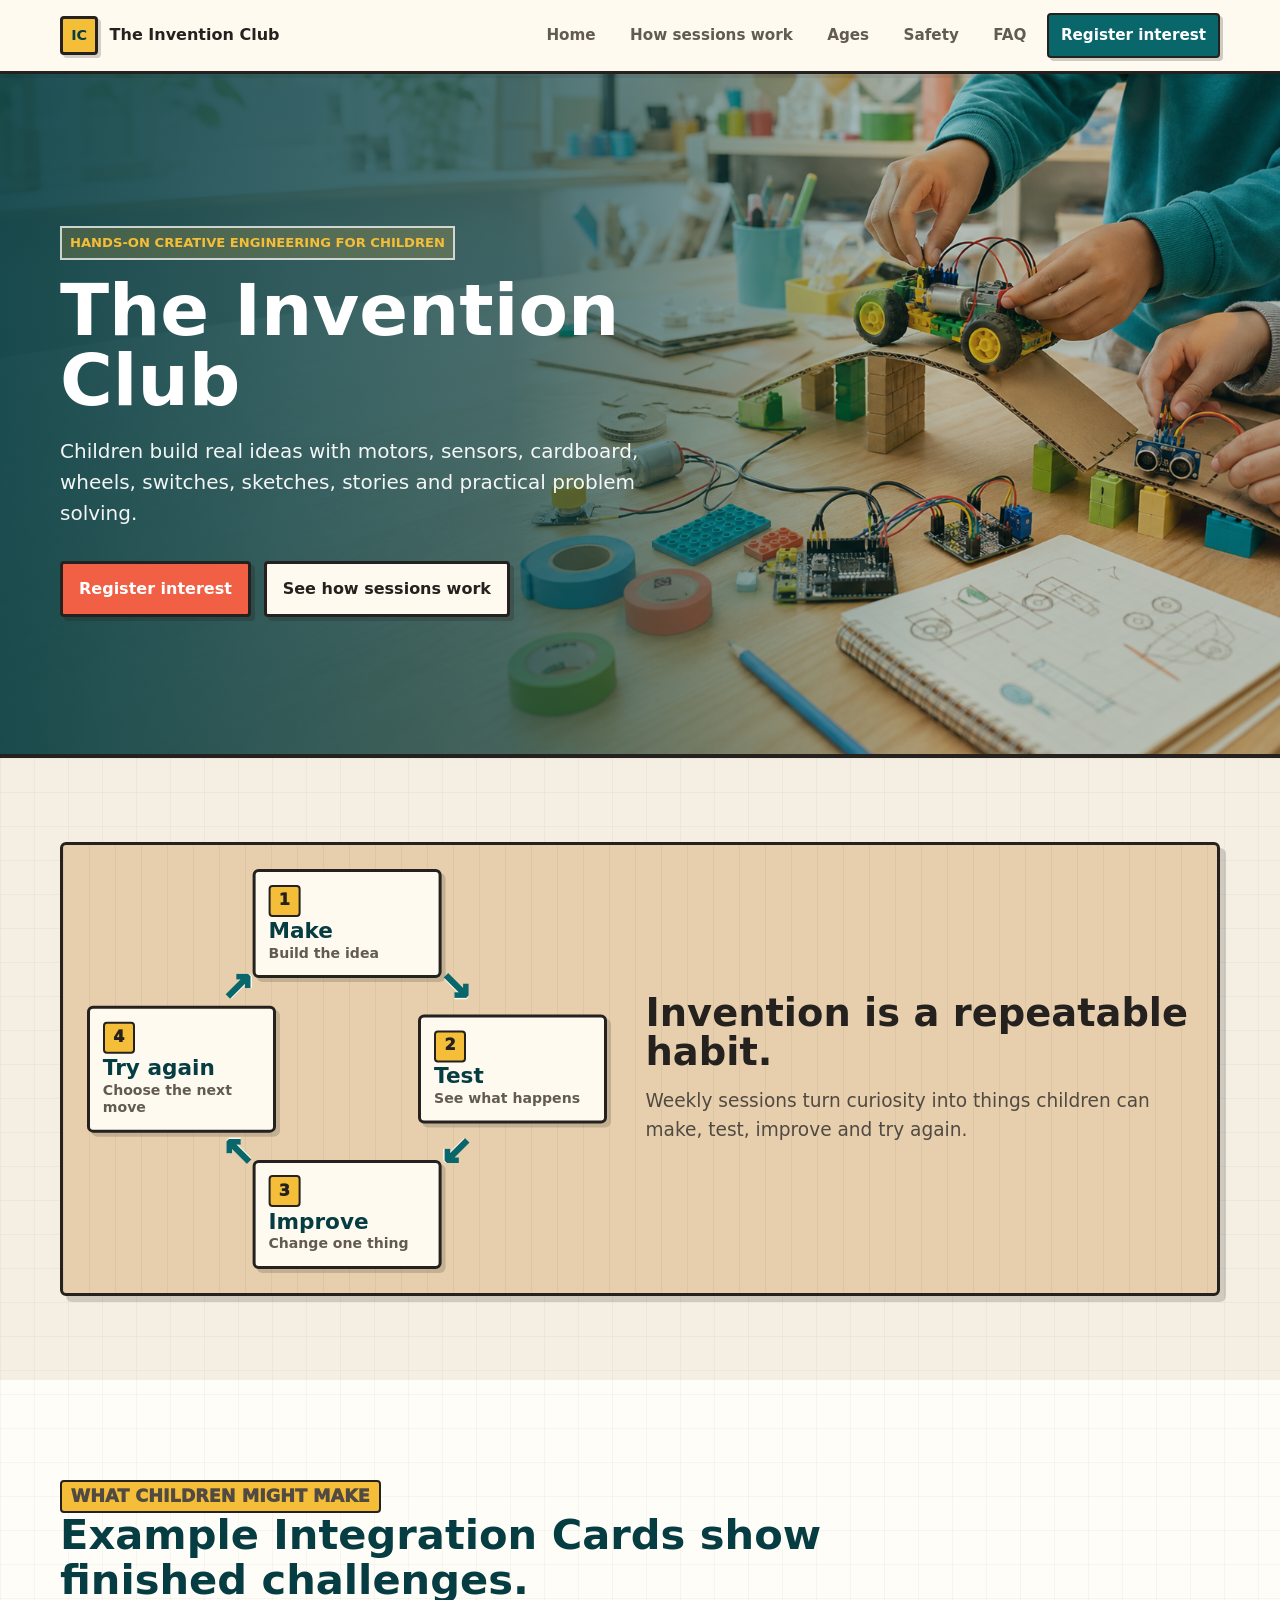
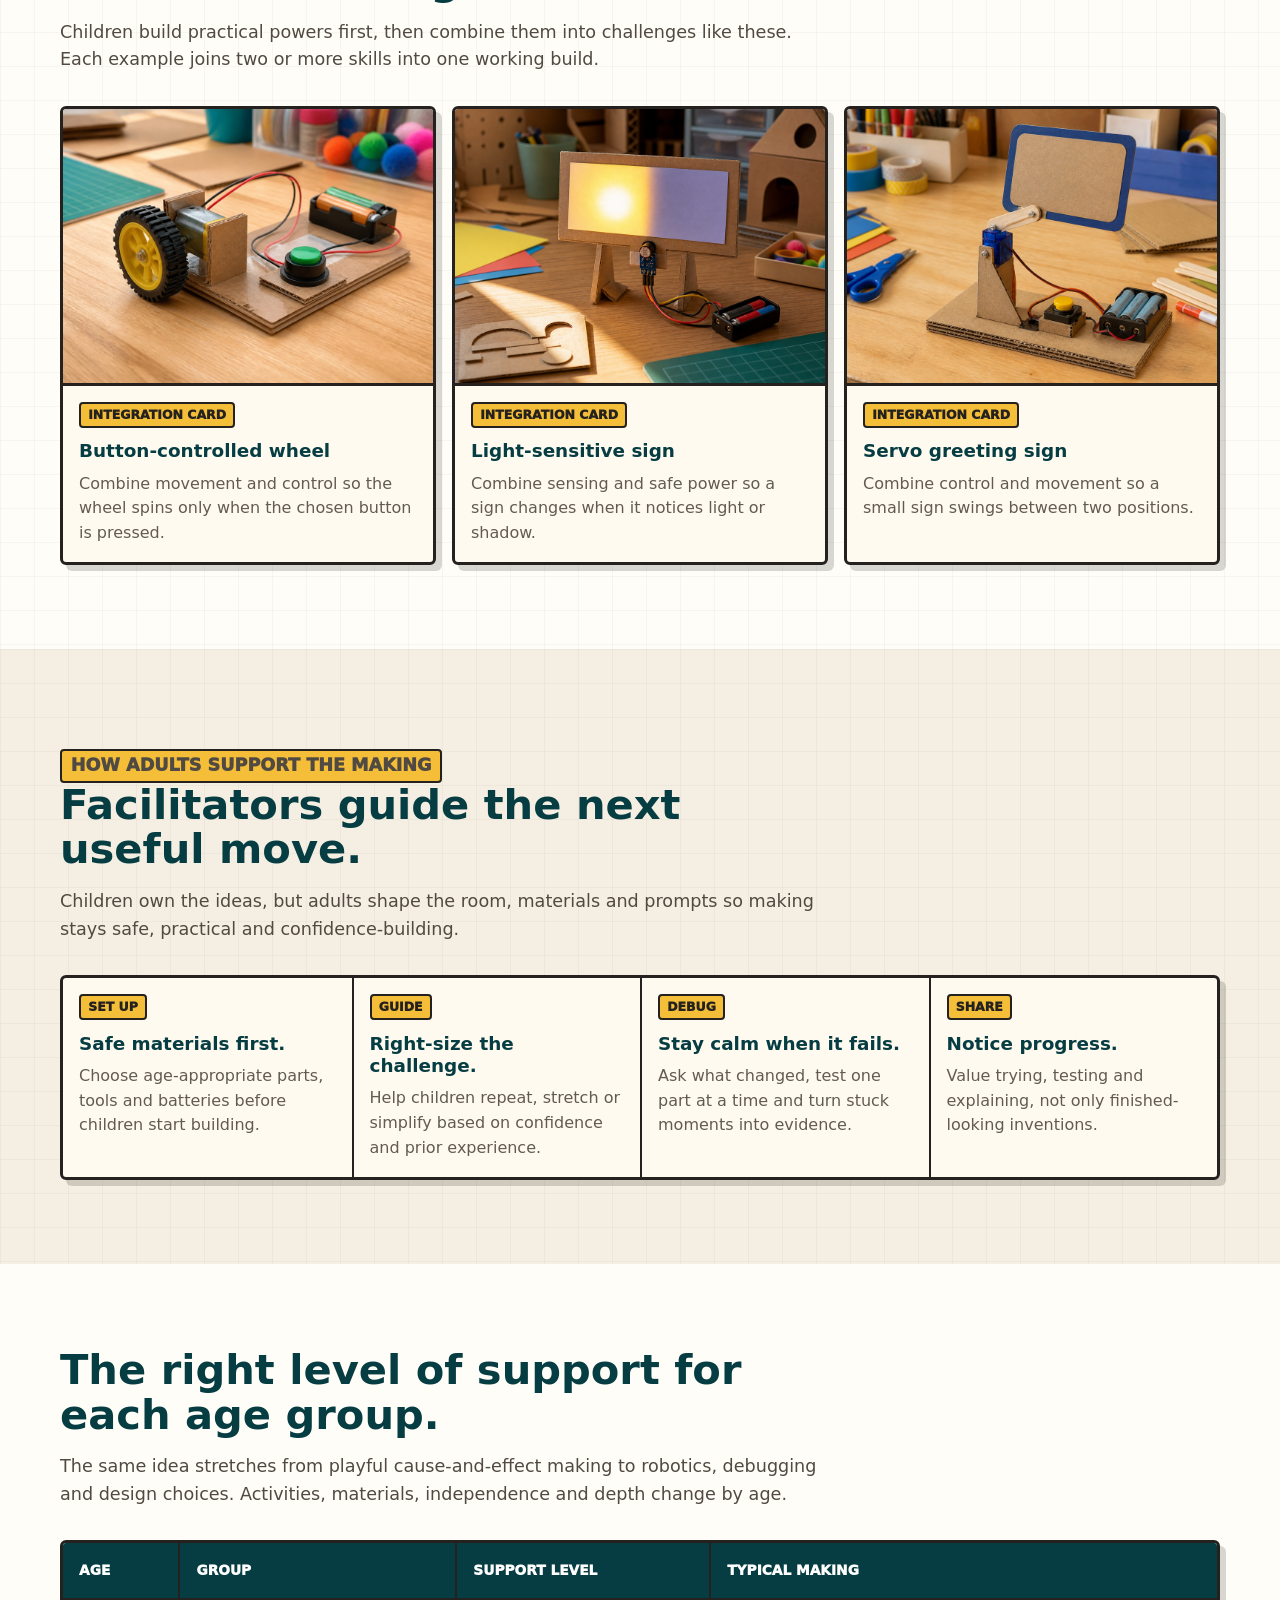
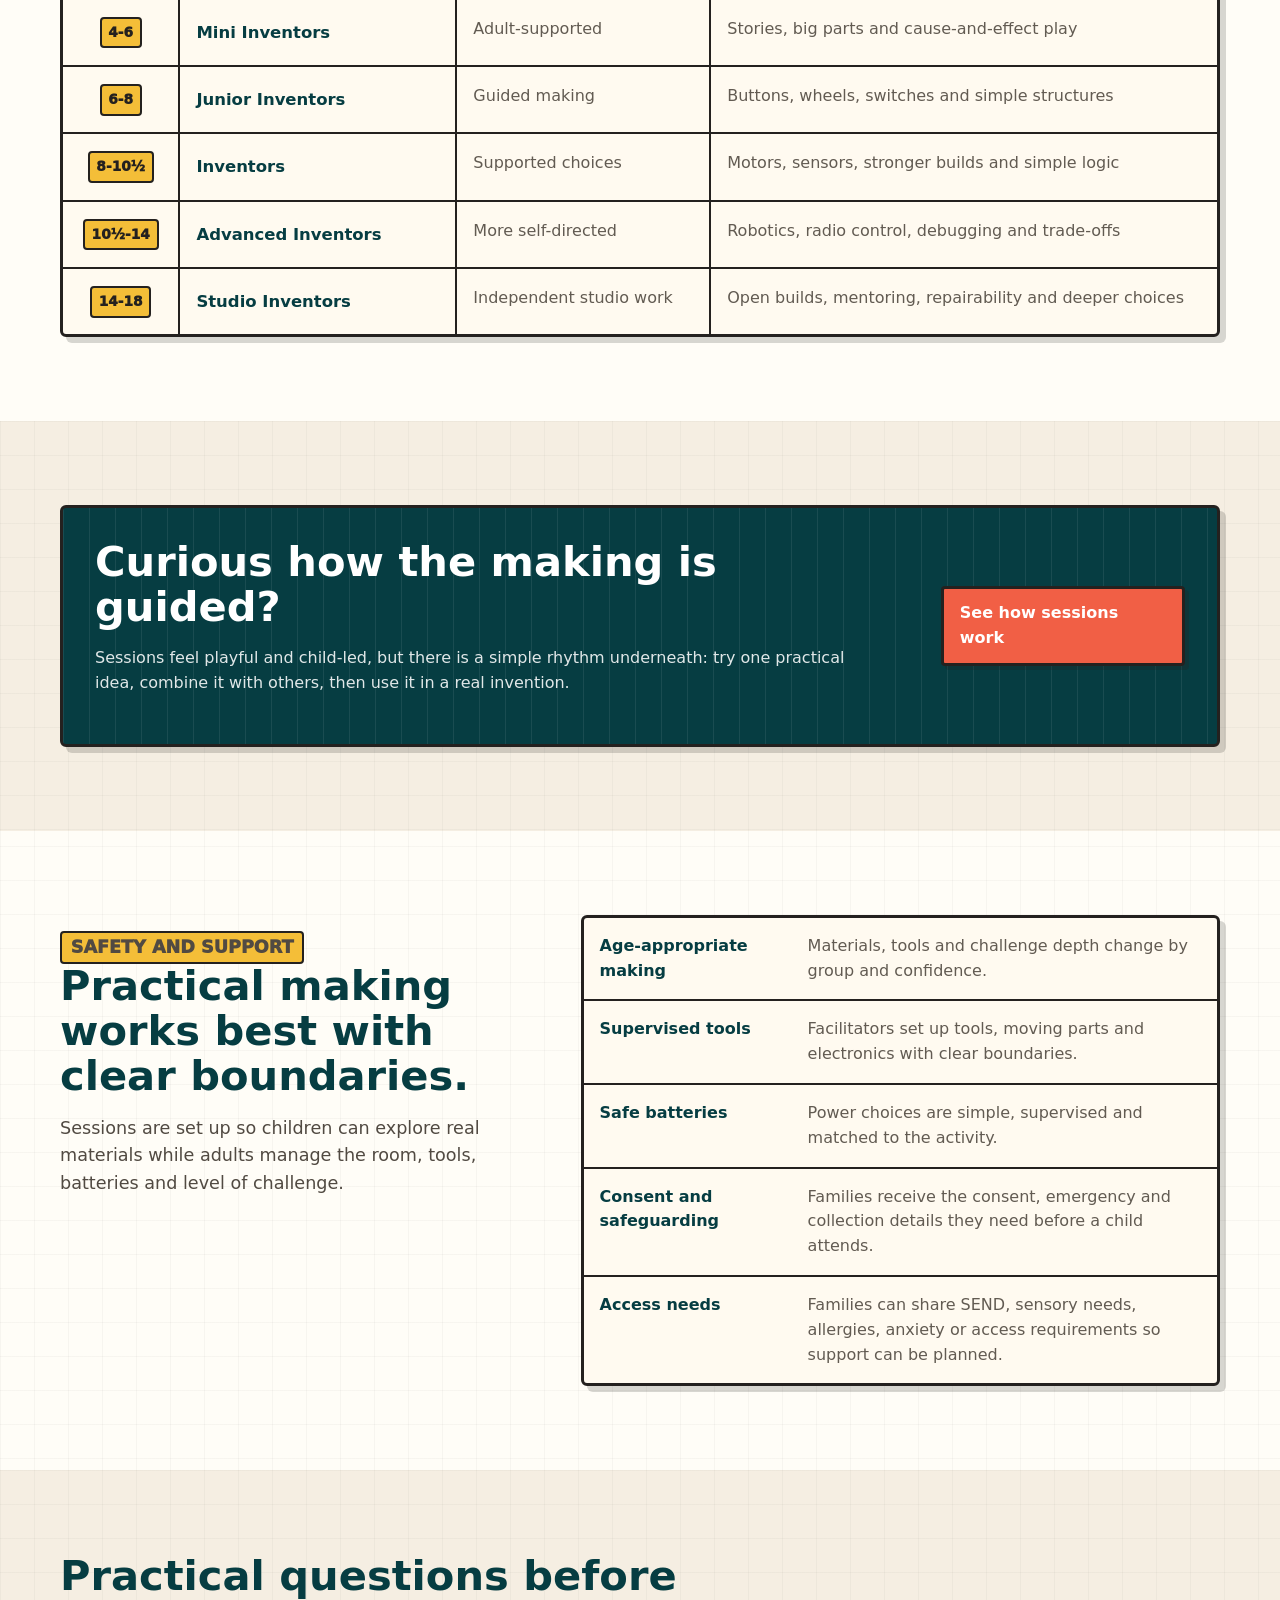
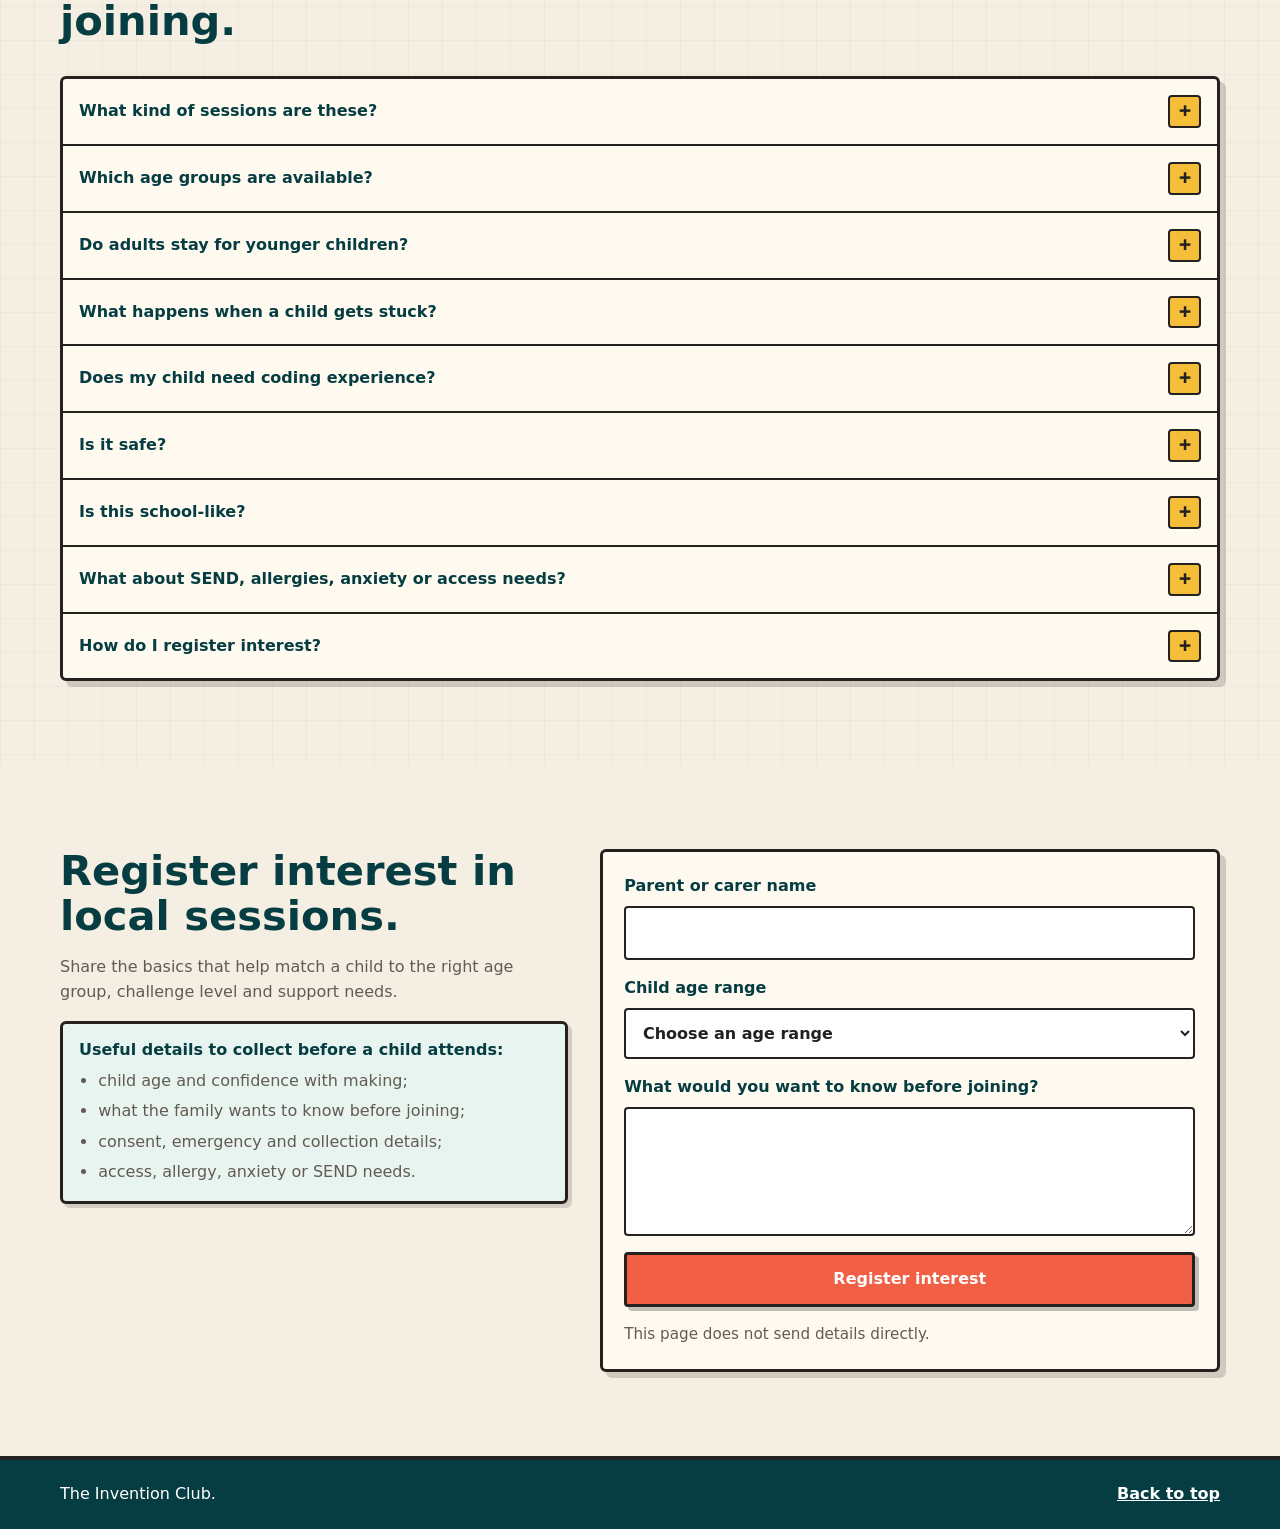
<file: index.html>
<!doctype html>
<html lang="en">
  <head>
    <meta charset="utf-8">
    <meta name="viewport" content="width=device-width, initial-scale=1">
    <title>The Invention Club - hands-on creative engineering for children</title>
    <meta
      name="description"
      content="A parent-friendly website for The Invention Club: a hands-on creative engineering club where children learn to invent with movement, sensing, control, structures, power, communication, debugging and design."
    >
    <link rel="stylesheet" href="styles.css">
  </head>
  <body>
    <a class="skip-link" href="#main">Skip to content</a>

    <header class="site-header" data-site-header>
      <a class="brand" href="index.html#top" aria-label="The Invention Club home">
        <span class="brand-mark" aria-hidden="true">IC</span>
        <span>The Invention Club</span>
      </a>
      <button class="menu-button" type="button" aria-expanded="false" aria-controls="site-nav">
        <span class="menu-icon" aria-hidden="true"></span>
        <span class="visually-hidden">Menu</span>
      </button>
      <nav class="site-nav" id="site-nav" aria-label="Primary navigation">
        <a href="index.html#top">Home</a>
        <a href="curriculum.html">How sessions work</a>
        <a href="index.html#pathways">Ages</a>
        <a href="index.html#safety-support">Safety</a>
        <a href="index.html#faq">FAQ</a>
        <a class="nav-cta" href="index.html#register">Register interest</a>
      </nav>
    </header>

    <main id="main">
      <section class="hero home-hero" id="top" aria-label="Children making inventions on a workshop table">
        <div class="hero-content">
          <p class="eyebrow">Hands-on creative engineering for children</p>
          <h1>The Invention Club</h1>
          <p class="hero-copy">
            Children build real ideas with motors, sensors, cardboard, wheels, switches, sketches,
            stories and practical problem solving.
          </p>
          <div class="hero-actions">
            <a class="button primary" href="index.html#register">Register interest</a>
            <a class="button secondary" href="curriculum.html">See how sessions work</a>
          </div>
        </div>
      </section>

      <section class="section intro-section workbench-strip" id="what">
        <div class="section-inner">
          <div class="make-loop-panel" aria-label="Make test improve and try again loop">
            <div class="loop-diagram" aria-hidden="true">
              <div class="loop-cycle" data-scroll-spin>
                <span class="loop-arrow loop-arrow-one">→</span>
                <span class="loop-arrow loop-arrow-two">→</span>
                <span class="loop-arrow loop-arrow-three">→</span>
                <span class="loop-arrow loop-arrow-four">→</span>
              </div>
              <div class="loop-card loop-card-make">
                <span>1</span>
                <strong>Make</strong>
                <small>Build the idea</small>
              </div>
              <div class="loop-card loop-card-test">
                <span>2</span>
                <strong>Test</strong>
                <small>See what happens</small>
              </div>
              <div class="loop-card loop-card-improve">
                <span>3</span>
                <strong>Improve</strong>
                <small>Change one thing</small>
              </div>
              <div class="loop-card loop-card-repeat">
                <span>4</span>
                <strong>Try again</strong>
                <small>Choose the next move</small>
              </div>
            </div>
            <div class="loop-copy">
              <h3>Invention is a repeatable habit.</h3>
              <p>Weekly sessions turn curiosity into things children can make, test, improve and try again.</p>
            </div>
          </div>
        </div>
      </section>

      <section class="section example-builds-section bench-board" id="examples">
        <div class="section-inner">
          <div class="section-heading">
            <p class="section-label">What children might make</p>
            <h2>Example Integration Cards show finished challenges.</h2>
            <p>
              Children build practical powers first, then combine them into challenges like these.
              Each example joins two or more skills into one working build.
            </p>
          </div>
          <div class="example-build-grid" aria-label="Example Integration Card results">
            <article class="example-build-card">
              <img src="assets/integration-samples/button-controlled-wheel.png" alt="Button-controlled wheel build with motor, button and battery on a workbench">
              <span>Integration Card</span>
              <h3>Button-controlled wheel</h3>
              <p>Combine movement and control so the wheel spins only when the chosen button is pressed.</p>
            </article>
            <article class="example-build-card">
              <img src="assets/integration-samples/light-sensitive-sign.png" alt="Light-sensitive cardboard sign build with sensor and battery on a workbench">
              <span>Integration Card</span>
              <h3>Light-sensitive sign</h3>
              <p>Combine sensing and safe power so a sign changes when it notices light or shadow.</p>
            </article>
            <article class="example-build-card">
              <img src="assets/integration-samples/servo-greeting-sign.png" alt="Servo-powered cardboard sign build with button and battery on a workbench">
              <span>Integration Card</span>
              <h3>Servo greeting sign</h3>
              <p>Combine control and movement so a small sign swings between two positions.</p>
            </article>
          </div>
        </div>
      </section>

      <section class="section support-section choice-board" id="adult-support">
        <div class="section-inner">
          <div class="section-heading">
            <p class="section-label">How adults support the making</p>
            <h2>Facilitators guide the next useful move.</h2>
            <p>
              Children own the ideas, but adults shape the room, materials and prompts so making
              stays safe, practical and confidence-building.
            </p>
          </div>
          <div class="support-grid">
            <article>
              <span>Set up</span>
              <h3>Safe materials first.</h3>
              <p>Choose age-appropriate parts, tools and batteries before children start building.</p>
            </article>
            <article>
              <span>Guide</span>
              <h3>Right-size the challenge.</h3>
              <p>Help children repeat, stretch or simplify based on confidence and prior experience.</p>
            </article>
            <article>
              <span>Debug</span>
              <h3>Stay calm when it fails.</h3>
              <p>Ask what changed, test one part at a time and turn stuck moments into evidence.</p>
            </article>
            <article>
              <span>Share</span>
              <h3>Notice progress.</h3>
              <p>Value trying, testing and explaining, not only finished-looking inventions.</p>
            </article>
          </div>
        </div>
      </section>

      <section class="section pathways-section age-rail-section" id="pathways">
        <div class="section-inner">
          <div class="section-heading">
            <h2>The right level of support for each age group.</h2>
            <p>
              The same idea stretches from playful cause-and-effect making to robotics, debugging
              and design choices. Activities, materials, independence and depth change by age.
            </p>
          </div>
          <table class="age-table">
            <colgroup>
              <col class="age-col">
              <col class="group-col">
              <col class="support-col">
              <col class="making-col">
            </colgroup>
            <thead>
              <tr>
                <th scope="col">Age</th>
                <th scope="col">Group</th>
                <th scope="col">Support level</th>
                <th scope="col">Typical making</th>
              </tr>
            </thead>
            <tbody>
              <tr><td class="age-cell" data-label="Age"><span>4-6</span></td><th scope="row" data-label="Group">Mini Inventors</th><td data-label="Support level">Adult-supported</td><td data-label="Typical making">Stories, big parts and cause-and-effect play</td></tr>
              <tr><td class="age-cell" data-label="Age"><span>6-8</span></td><th scope="row" data-label="Group">Junior Inventors</th><td data-label="Support level">Guided making</td><td data-label="Typical making">Buttons, wheels, switches and simple structures</td></tr>
              <tr><td class="age-cell" data-label="Age"><span>8-10½</span></td><th scope="row" data-label="Group">Inventors</th><td data-label="Support level">Supported choices</td><td data-label="Typical making">Motors, sensors, stronger builds and simple logic</td></tr>
              <tr><td class="age-cell" data-label="Age"><span>10½-14</span></td><th scope="row" data-label="Group">Advanced Inventors</th><td data-label="Support level">More self-directed</td><td data-label="Typical making">Robotics, radio control, debugging and trade-offs</td></tr>
              <tr><td class="age-cell" data-label="Age"><span>14-18</span></td><th scope="row" data-label="Group">Studio Inventors</th><td data-label="Support level">Independent studio work</td><td data-label="Typical making">Open builds, mentoring, repairability and deeper choices</td></tr>
            </tbody>
          </table>
        </div>
      </section>

      <section class="section curriculum-teaser-section" id="curriculum-preview">
        <div class="section-inner power-strip">
          <div>
            <h2>Curious how the making is guided?</h2>
            <p>
              Sessions feel playful and child-led, but there is a simple rhythm underneath:
              try one practical idea, combine it with others, then use it in a real invention.
            </p>
          </div>
          <a class="button primary" href="curriculum.html">See how sessions work</a>
        </div>
      </section>

      <section class="section safety-support-section bench-board" id="safety-support">
        <div class="section-inner split-layout">
          <div class="section-heading">
            <p class="section-label">Safety and support</p>
            <h2>Practical making works best with clear boundaries.</h2>
            <p>
              Sessions are set up so children can explore real materials while adults manage the
              room, tools, batteries and level of challenge.
            </p>
          </div>
          <div class="safety-list">
            <p><strong>Age-appropriate making</strong> Materials, tools and challenge depth change by group and confidence.</p>
            <p><strong>Supervised tools</strong> Facilitators set up tools, moving parts and electronics with clear boundaries.</p>
            <p><strong>Safe batteries</strong> Power choices are simple, supervised and matched to the activity.</p>
            <p><strong>Consent and safeguarding</strong> Families receive the consent, emergency and collection details they need before a child attends.</p>
            <p><strong>Access needs</strong> Families can share SEND, sensory needs, allergies, anxiety or access requirements so support can be planned.</p>
          </div>
        </div>
      </section>

      <section class="section faq-section bench-board" id="faq">
        <div class="section-inner">
          <div class="section-heading">
            <h2>Practical questions before joining.</h2>
          </div>
          <div class="faq-list">
            <details class="faq-item">
              <summary>What kind of sessions are these?</summary>
              <p>The core format is a local, in-person creative engineering club, with space for special project workshops when a bigger build needs more time.</p>
            </details>
            <details class="faq-item">
              <summary>Which age groups are available?</summary>
              <p>The pathway covers ages 4-18, with different materials, support and independence for each group.</p>
            </details>
            <details class="faq-item">
              <summary>Do adults stay for younger children?</summary>
              <p>Younger children use more adult-supported making. Session information makes the stay-or-drop-off arrangement clear for each group.</p>
            </details>
            <details class="faq-item">
              <summary>What happens when a child gets stuck?</summary>
              <p>Getting stuck is part of the method. Facilitators help children test one thing, notice what changed and choose whether to repeat, stretch, switch or simplify.</p>
            </details>
            <details class="faq-item">
              <summary>Does my child need coding experience?</summary>
              <p>No. Coding is introduced only when useful, alongside motors, sensors, structures, craft materials and testing. The club is not screen-first.</p>
            </details>
            <details class="faq-item">
              <summary>Is it safe?</summary>
              <p>Activities use age-appropriate materials, supervised tools, safe battery choices and clear workshop boundaries.</p>
            </details>
            <details class="faq-item">
              <summary>Is this school-like?</summary>
              <p>It has structure, but the feel is workshop-first: make, test, improve, share.</p>
            </details>
            <details class="faq-item">
              <summary>What about SEND, allergies, anxiety or access needs?</summary>
              <p>The registration process gives families a way to flag needs before attending, so materials, room setup and support can be planned.</p>
            </details>
            <details class="faq-item">
              <summary>How do I register interest?</summary>
              <p>Use the interest section below; it asks for the details needed to match a child to the right group and support.</p>
            </details>
          </div>
        </div>
      </section>

      <section class="section register-section" id="register">
        <div class="section-inner register-layout">
          <div>
            <h2>Register interest in local sessions.</h2>
            <p>
              Share the basics that help match a child to the right age group, challenge level and
              support needs.
            </p>
            <div class="next-step-note">
              <h3>Useful details to collect before a child attends:</h3>
              <ul>
                <li>child age and confidence with making;</li>
                <li>what the family wants to know before joining;</li>
                <li>consent, emergency and collection details;</li>
                <li>access, allergy, anxiety or SEND needs.</li>
              </ul>
            </div>
          </div>
          <form class="interest-form" id="interest-form">
            <label>
              Parent or carer name
              <input type="text" name="name" autocomplete="name">
            </label>
            <label>
              Child age range
              <select name="age-range">
                <option value="">Choose an age range</option>
                <option>Mini Inventors: 4-6</option>
                <option>Junior Inventors: 6-8</option>
                <option>Inventors: 8-10½</option>
                <option>Advanced Inventors: 10½-14</option>
                <option>Studio Inventors: 14-18</option>
              </select>
            </label>
            <label>
              What would you want to know before joining?
              <textarea name="question" rows="4"></textarea>
            </label>
            <button class="button primary" type="submit">Register interest</button>
            <p class="form-note" id="form-note" role="status">
              This page does not send details directly.
            </p>
          </form>
        </div>
      </section>
    </main>

    <footer class="site-footer">
      <div class="section-inner footer-inner">
        <p>The Invention Club.</p>
        <a href="#top">Back to top</a>
      </div>
    </footer>

    <script src="script.js"></script>
  </body>
</html>
</file>
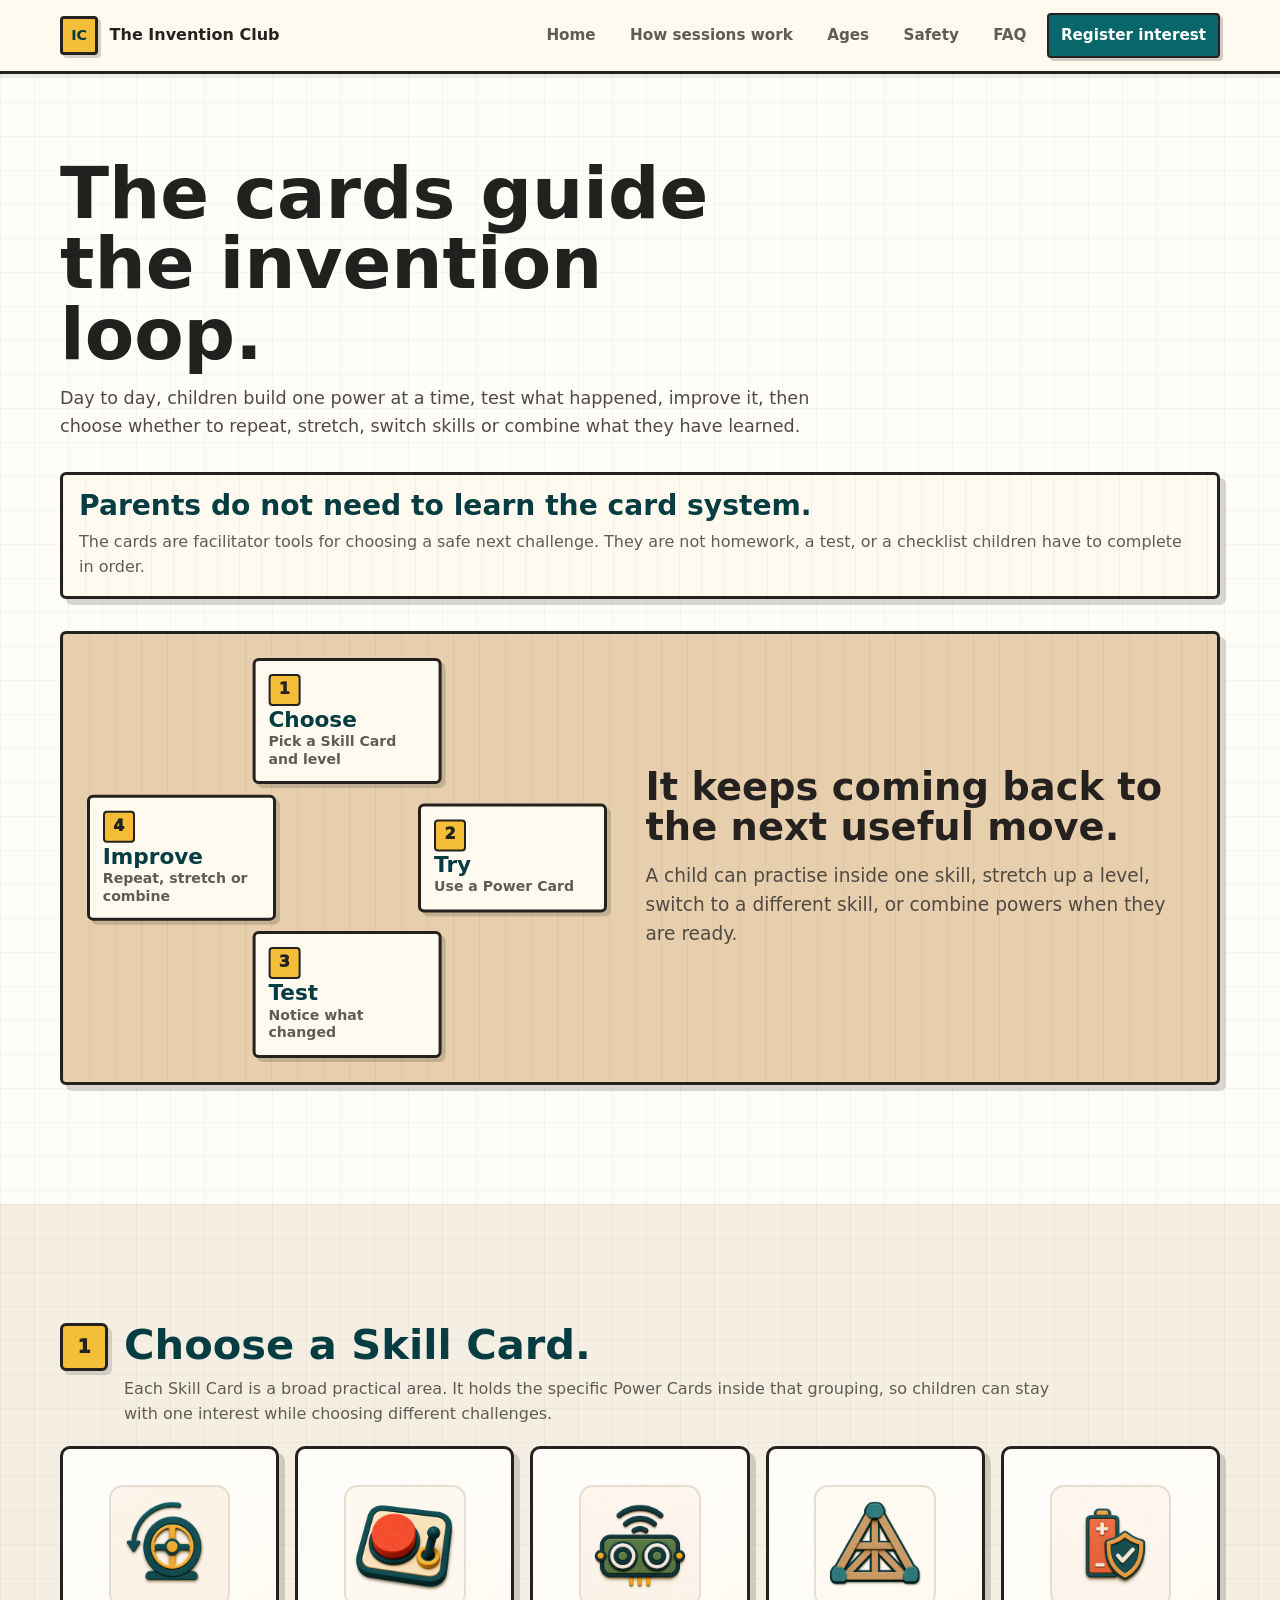
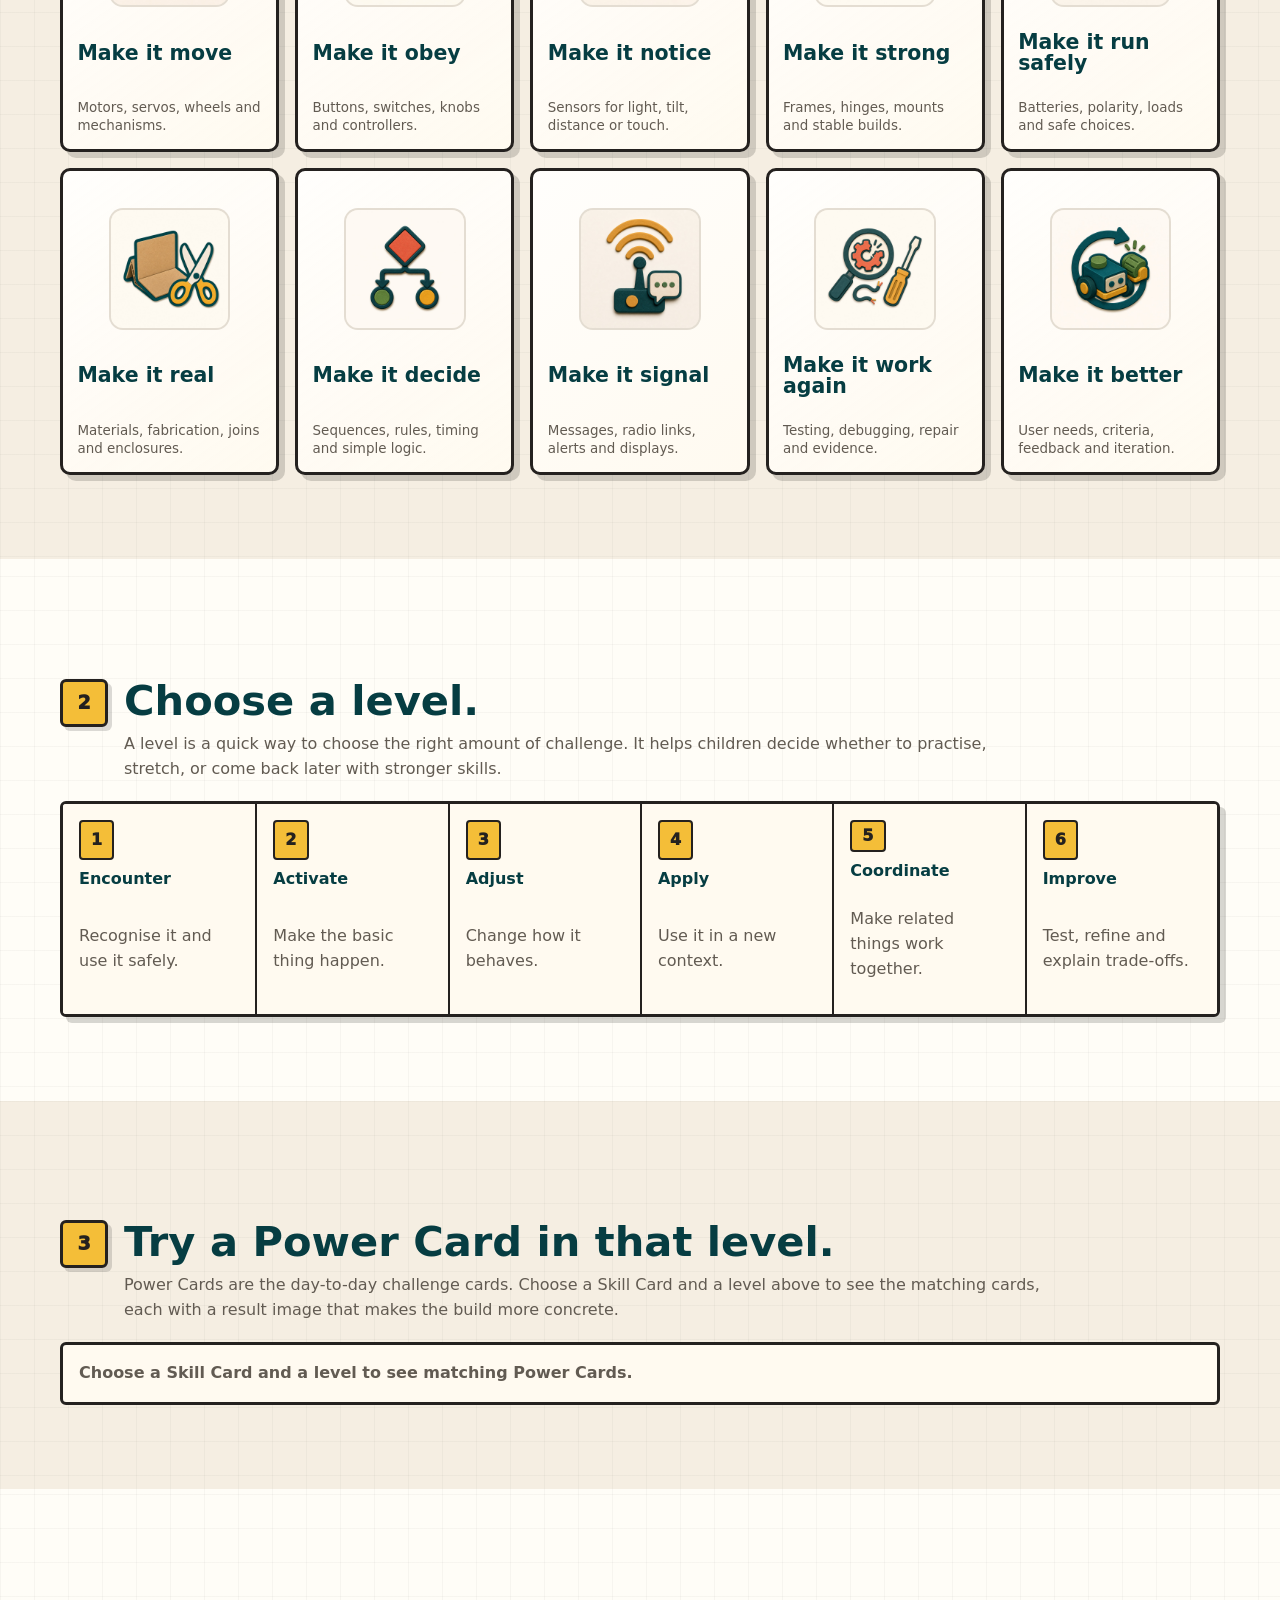
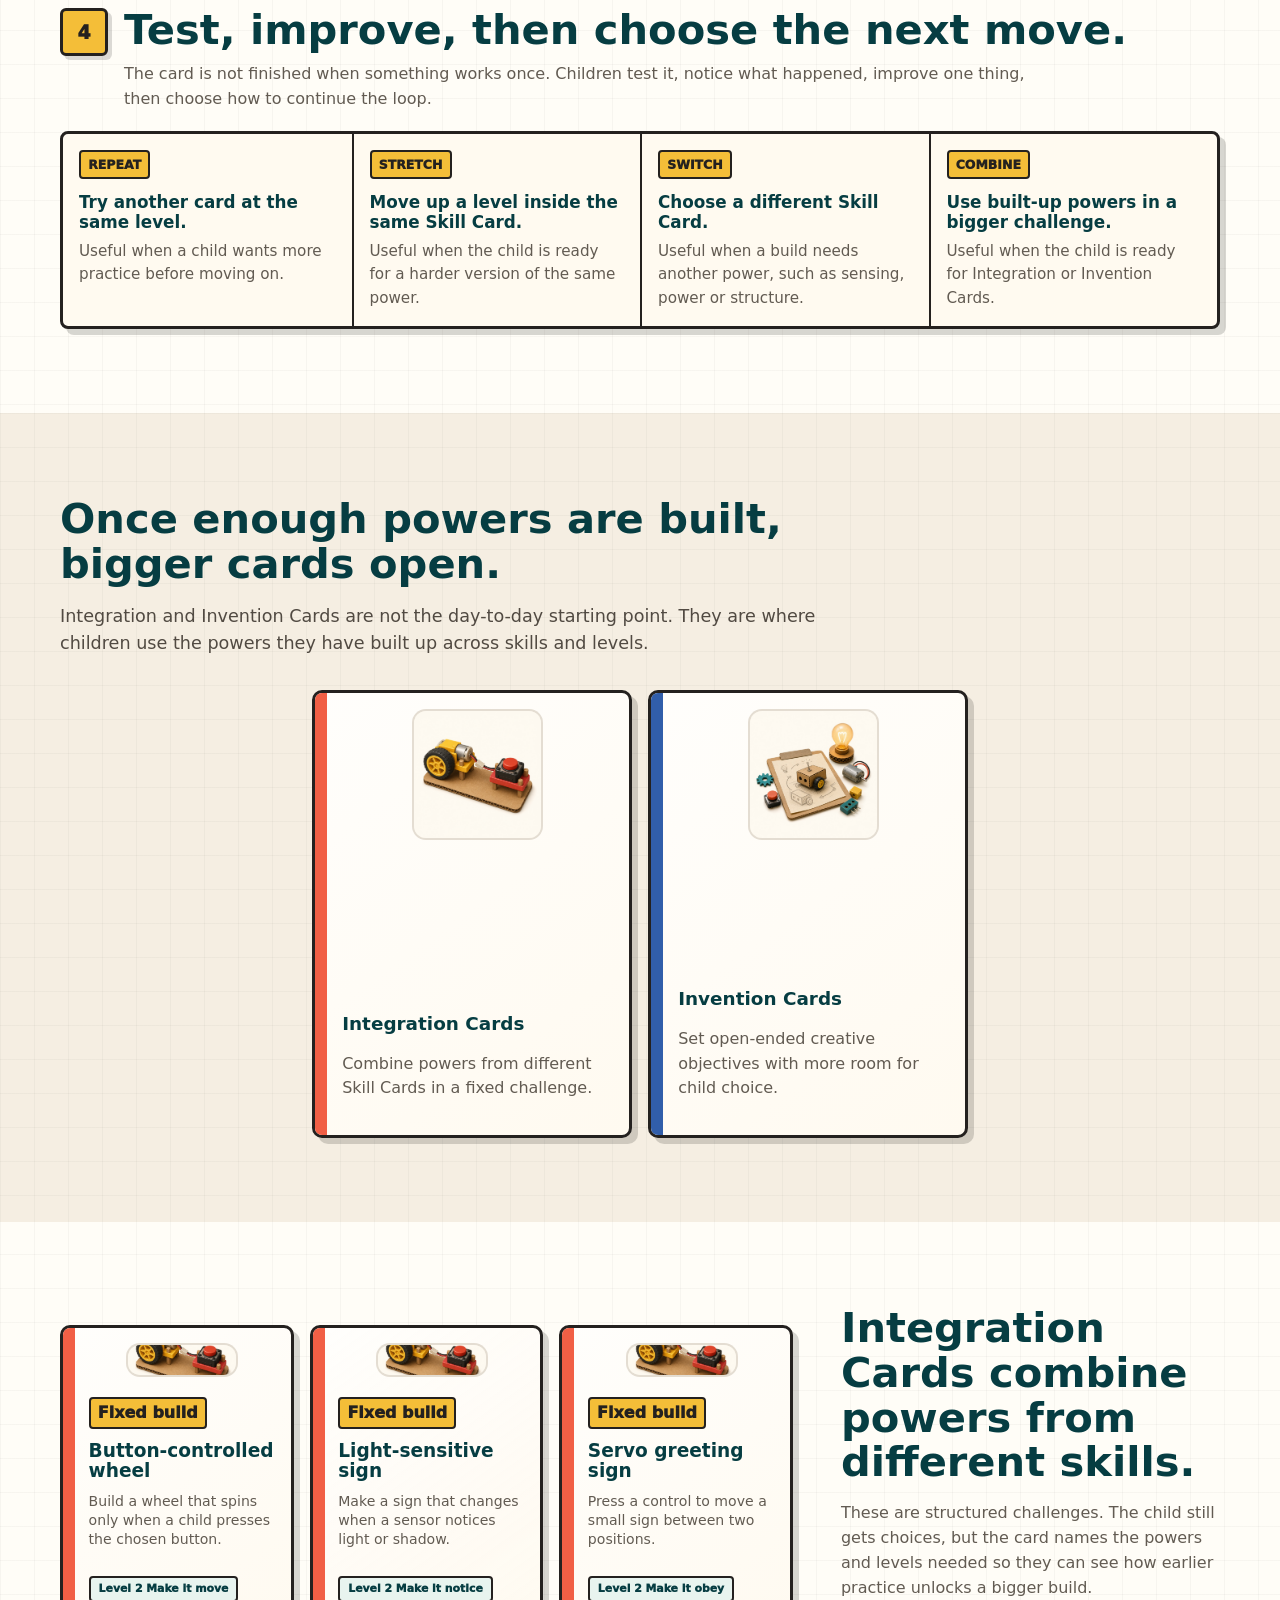
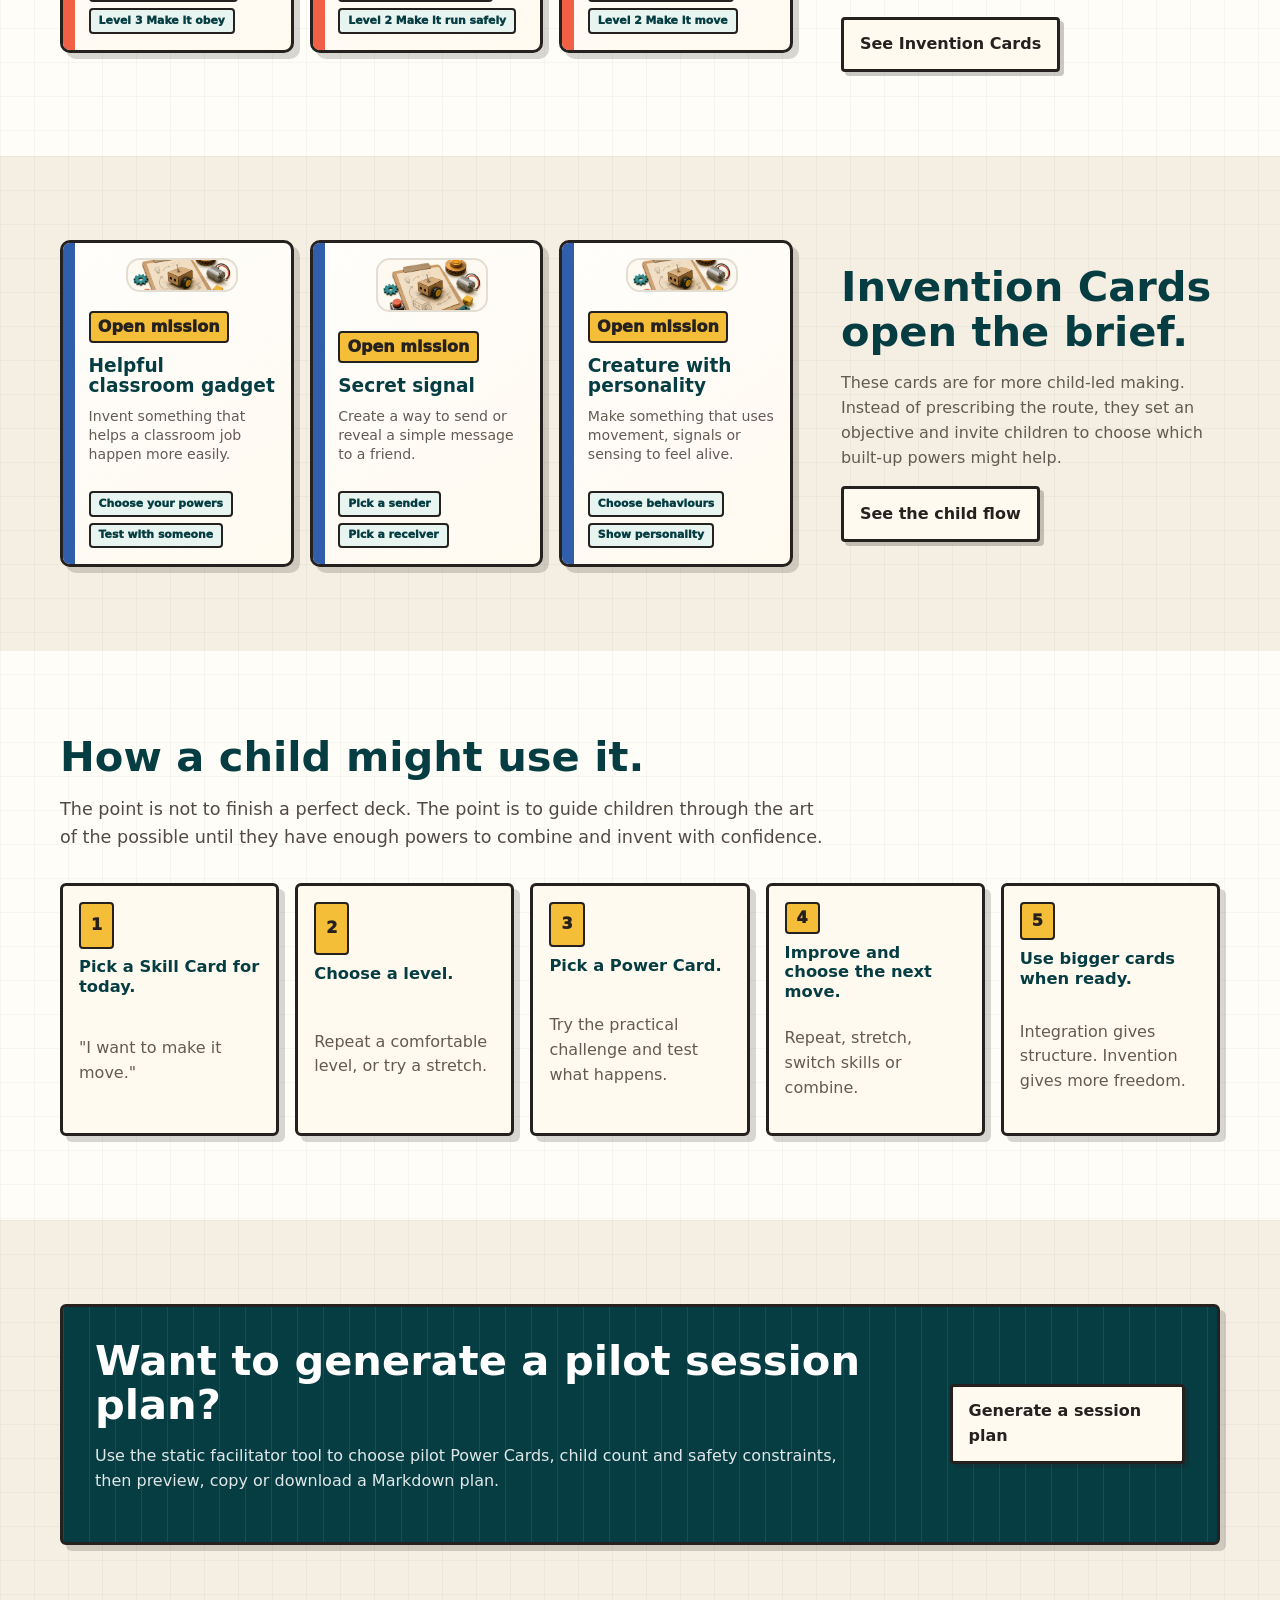
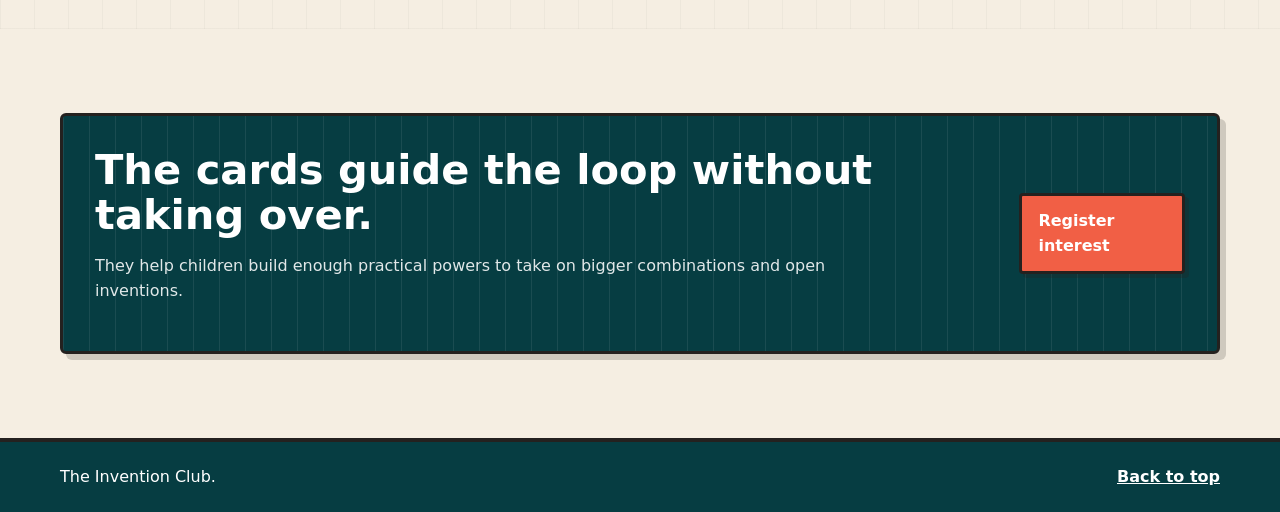
<file: curriculum.html>
<!doctype html>
<html lang="en">
  <head>
    <meta charset="utf-8">
    <meta name="viewport" content="width=device-width, initial-scale=1">
    <title>How sessions work - The Invention Club</title>
    <meta
      name="description"
      content="A parent-friendly explanation of The Invention Club card system: children choose a Skill Card, pick a level, try Power Cards, test, improve, then combine and invent."
    >
    <link rel="stylesheet" href="styles.css">
  </head>
  <body>
    <a class="skip-link" href="#main">Skip to content</a>

    <header class="site-header" data-site-header>
      <a class="brand" href="index.html#top" aria-label="The Invention Club home">
        <span class="brand-mark" aria-hidden="true">IC</span>
        <span>The Invention Club</span>
      </a>
      <button class="menu-button" type="button" aria-expanded="false" aria-controls="site-nav">
        <span class="menu-icon" aria-hidden="true"></span>
        <span class="visually-hidden">Menu</span>
      </button>
      <nav class="site-nav" id="site-nav" aria-label="Primary navigation">
        <a href="index.html#top">Home</a>
        <a href="curriculum.html">How sessions work</a>
        <a href="index.html#pathways">Ages</a>
        <a href="index.html#safety-support">Safety</a>
        <a href="index.html#faq">FAQ</a>
        <a class="nav-cta" href="index.html#register">Register interest</a>
      </nav>
    </header>

    <main id="main">
      <section class="section curriculum-intro-section workbench-strip" id="top">
        <div class="section-inner">
          <div class="section-heading">
            <h1>The cards guide the invention loop.</h1>
            <p>
              Day to day, children build one power at a time, test what happened,
              improve it, then choose whether to repeat, stretch, switch skills or combine
              what they have learned.
            </p>
          </div>
          <div class="parent-note-panel">
            <h2>Parents do not need to learn the card system.</h2>
            <p>
              The cards are facilitator tools for choosing a safe next challenge. They are not
              homework, a test, or a checklist children have to complete in order.
            </p>
          </div>
          <div class="make-loop-panel curriculum-loop-panel" aria-label="Choose try test improve loop">
            <div class="loop-diagram" aria-hidden="true">
              <div class="loop-cycle" data-scroll-spin>
                <span class="loop-arrow loop-arrow-one">→</span>
                <span class="loop-arrow loop-arrow-two">→</span>
                <span class="loop-arrow loop-arrow-three">→</span>
                <span class="loop-arrow loop-arrow-four">→</span>
              </div>
              <div class="loop-card loop-card-make">
                <span>1</span>
                <strong>Choose</strong>
                <small>Pick a Skill Card and level</small>
              </div>
              <div class="loop-card loop-card-test">
                <span>2</span>
                <strong>Try</strong>
                <small>Use a Power Card</small>
              </div>
              <div class="loop-card loop-card-improve">
                <span>3</span>
                <strong>Test</strong>
                <small>Notice what changed</small>
              </div>
              <div class="loop-card loop-card-repeat">
                <span>4</span>
                <strong>Improve</strong>
                <small>Repeat, stretch or combine</small>
              </div>
            </div>
            <div class="loop-copy">
              <h2>It keeps coming back to the next useful move.</h2>
              <p>
                A child can practise inside one skill, stretch up a level, switch to a different
                skill, or combine powers when they are ready.
              </p>
            </div>
          </div>
        </div>
      </section>

      <section class="section card-wall" id="skill-cards">
        <div class="section-inner">
          <div class="flow-step-heading">
            <span>1</span>
            <div>
              <h2>Choose a Skill Card.</h2>
              <p>
                Each Skill Card is a broad practical area. It holds the specific Power Cards inside
                that grouping, so children can stay with one interest while choosing different challenges.
              </p>
            </div>
          </div>
          <div class="power-card-grid" aria-label="Skill Cards">
            <a class="skill-card-tile" href="#levels" data-family="movement">
              <div class="skill-card-art"><img src="assets/skill-icons/make-it-move.jpg" alt=""></div>
              <h3>Make it move</h3>
              <p>Motors, servos, wheels and mechanisms.</p>
            </a>
            <a class="skill-card-tile" href="#levels" data-family="control_input">
              <div class="skill-card-art"><img src="assets/skill-icons/make-it-obey.jpg" alt=""></div>
              <h3>Make it obey</h3>
              <p>Buttons, switches, knobs and controllers.</p>
            </a>
            <a class="skill-card-tile" href="#levels" data-family="sensing">
              <div class="skill-card-art"><img src="assets/skill-icons/make-it-notice.jpg" alt=""></div>
              <h3>Make it notice</h3>
              <p>Sensors for light, tilt, distance or touch.</p>
            </a>
            <a class="skill-card-tile" href="#levels" data-family="structures">
              <div class="skill-card-art"><img src="assets/skill-icons/make-it-strong.jpg" alt=""></div>
              <h3>Make it strong</h3>
              <p>Frames, hinges, mounts and stable builds.</p>
            </a>
            <a class="skill-card-tile" href="#levels" data-family="power">
              <div class="skill-card-art"><img src="assets/skill-icons/make-it-run-safely.jpg" alt=""></div>
              <h3>Make it run safely</h3>
              <p>Batteries, polarity, loads and safe choices.</p>
            </a>
            <a class="skill-card-tile" href="#levels" data-family="materials_fabrication">
              <div class="skill-card-art"><img src="assets/skill-icons/make-it-real.jpg" alt=""></div>
              <h3>Make it real</h3>
              <p>Materials, fabrication, joins and enclosures.</p>
            </a>
            <a class="skill-card-tile" href="#levels" data-family="logic_sequencing">
              <div class="skill-card-art"><img src="assets/skill-icons/make-it-decide.jpg" alt=""></div>
              <h3>Make it decide</h3>
              <p>Sequences, rules, timing and simple logic.</p>
            </a>
            <a class="skill-card-tile" href="#levels" data-family="communication">
              <div class="skill-card-art"><img src="assets/skill-icons/make-it-signal.jpg" alt=""></div>
              <h3>Make it signal</h3>
              <p>Messages, radio links, alerts and displays.</p>
            </a>
            <a class="skill-card-tile" href="#levels" data-family="debugging_testing">
              <div class="skill-card-art"><img src="assets/skill-icons/make-it-work-again.jpg" alt=""></div>
              <h3>Make it work again</h3>
              <p>Testing, debugging, repair and evidence.</p>
            </a>
            <a class="skill-card-tile" href="#levels" data-family="design_iteration">
              <div class="skill-card-art"><img src="assets/skill-icons/make-it-better.jpg" alt=""></div>
              <h3>Make it better</h3>
              <p>User needs, criteria, feedback and iteration.</p>
            </a>
          </div>
        </div>
      </section>

      <section class="section levels-section level-bench" id="levels">
        <div class="section-inner">
          <div class="flow-step-heading">
            <span>2</span>
            <div>
              <h2>Choose a level.</h2>
              <p>
                A level is a quick way to choose the right amount of challenge. It helps children
                decide whether to practise, stretch, or come back later with stronger skills.
              </p>
            </div>
          </div>
          <ol class="level-track" aria-label="Shared level track">
            <li><a class="level-step-link" href="#power-cards" data-level="1"><span>1</span><strong>Encounter</strong><p>Recognise it and use it safely.</p></a></li>
            <li><a class="level-step-link" href="#power-cards" data-level="2"><span>2</span><strong>Activate</strong><p>Make the basic thing happen.</p></a></li>
            <li><a class="level-step-link" href="#power-cards" data-level="3"><span>3</span><strong>Adjust</strong><p>Change how it behaves.</p></a></li>
            <li><a class="level-step-link" href="#power-cards" data-level="4"><span>4</span><strong>Apply</strong><p>Use it in a new context.</p></a></li>
            <li><a class="level-step-link" href="#power-cards" data-level="5"><span>5</span><strong>Coordinate</strong><p>Make related things work together.</p></a></li>
            <li><a class="level-step-link" href="#power-cards" data-level="6"><span>6</span><strong>Improve</strong><p>Test, refine and explain trade-offs.</p></a></li>
          </ol>
        </div>
      </section>

      <section class="section power-cards-section card-table" id="power-cards">
        <div class="section-inner">
          <div class="flow-step-heading">
            <span>3</span>
            <div>
              <h2>Try a Power Card in that level.</h2>
              <p>
                Power Cards are the day-to-day challenge cards. Choose a Skill Card and a level
                above to see the matching cards, each with a result image that makes the build more concrete.
              </p>
            </div>
          </div>
          <div class="card-example-grid power-example-grid" id="power-card-results" aria-label="Matching Power Cards" aria-live="polite"></div>
        </div>
      </section>

      <section class="section loop-decision-section choice-board" id="learning-loop">
        <div class="section-inner">
          <div class="flow-step-heading">
            <span>4</span>
            <div>
              <h2>Test, improve, then choose the next move.</h2>
              <p>
                The card is not finished when something works once. Children test it, notice what
                happened, improve one thing, then choose how to continue the loop.
              </p>
            </div>
          </div>
          <div class="loop-choice-grid">
            <article>
              <span>Repeat</span>
              <h3>Try another card at the same level.</h3>
              <p>Useful when a child wants more practice before moving on.</p>
            </article>
            <article>
              <span>Stretch</span>
              <h3>Move up a level inside the same Skill Card.</h3>
              <p>Useful when the child is ready for a harder version of the same power.</p>
            </article>
            <article>
              <span>Switch</span>
              <h3>Choose a different Skill Card.</h3>
              <p>Useful when a build needs another power, such as sensing, power or structure.</p>
            </article>
            <article>
              <span>Combine</span>
              <h3>Use built-up powers in a bigger challenge.</h3>
              <p>Useful when the child is ready for Integration or Invention Cards.</p>
            </article>
          </div>
        </div>
      </section>

      <section class="section extra-card-section choice-board" id="bigger-cards">
        <div class="section-inner">
          <div class="section-heading">
            <h2>Once enough powers are built, bigger cards open.</h2>
            <p>
              Integration and Invention Cards are not the day-to-day starting point. They are where
              children use the powers they have built up across skills and levels.
            </p>
          </div>
          <div class="discovery-card-grid" aria-label="Bigger card types">
            <a class="discovery-card integration-discovery" href="#integration-card">
              <img src="assets/card-icons/integration-card.jpg" alt="" aria-hidden="true">
              <h3>Integration Cards</h3>
              <p>Combine powers from different Skill Cards in a fixed challenge.</p>
            </a>
            <a class="discovery-card invention-discovery" href="#invention-card">
              <img src="assets/card-icons/invention-card.jpg" alt="" aria-hidden="true">
              <h3>Invention Cards</h3>
              <p>Set open-ended creative objectives with more room for child choice.</p>
            </a>
          </div>
        </div>
      </section>

      <section class="section card-detail-section card-table" id="integration-card">
        <div class="section-inner card-detail-layout">
          <div class="example-card-deck" aria-label="Example Integration Cards">
            <article class="play-card integration-play-card">
              <img class="card-type-icon" src="assets/card-icons/integration-card.jpg" alt="" aria-hidden="true">
              <span class="level-badge">Fixed build</span>
              <h3>Button-controlled wheel</h3>
              <p class="card-objective">
                Build a wheel that spins only when a child presses the chosen button.
              </p>
              <div class="card-chips">
                <span>Level 2 Make it move</span>
                <span>Level 3 Make it obey</span>
              </div>
            </article>
            <article class="play-card integration-play-card">
              <img class="card-type-icon" src="assets/card-icons/integration-card.jpg" alt="" aria-hidden="true">
              <span class="level-badge">Fixed build</span>
              <h3>Light-sensitive sign</h3>
              <p class="card-objective">
                Make a sign that changes when a sensor notices light or shadow.
              </p>
              <div class="card-chips">
                <span>Level 2 Make it notice</span>
                <span>Level 2 Make it run safely</span>
              </div>
            </article>
            <article class="play-card integration-play-card">
              <img class="card-type-icon" src="assets/card-icons/integration-card.jpg" alt="" aria-hidden="true">
              <span class="level-badge">Fixed build</span>
              <h3>Servo greeting sign</h3>
              <p class="card-objective">
                Press a control to move a small sign between two positions.
              </p>
              <div class="card-chips">
                <span>Level 2 Make it obey</span>
                <span>Level 2 Make it move</span>
              </div>
            </article>
          </div>
          <div class="card-detail-copy">
            <h2>Integration Cards combine powers from different skills.</h2>
            <p>
              These are structured challenges. The child still gets choices, but the card names the
              powers and levels needed so they can see how earlier practice unlocks a bigger build.
            </p>
            <a class="button secondary" href="#invention-card">See Invention Cards</a>
          </div>
        </div>
      </section>

      <section class="section card-detail-section card-table" id="invention-card">
        <div class="section-inner card-detail-layout">
          <div class="example-card-deck" aria-label="Example Invention Cards">
            <article class="play-card invention-play-card">
              <img class="card-type-icon" src="assets/card-icons/invention-card.jpg" alt="" aria-hidden="true">
              <span class="level-badge">Open mission</span>
              <h3>Helpful classroom gadget</h3>
              <p class="card-objective">
                Invent something that helps a classroom job happen more easily.
              </p>
              <div class="card-chips">
                <span>Choose your powers</span>
                <span>Test with someone</span>
              </div>
            </article>
            <article class="play-card invention-play-card">
              <img class="card-type-icon" src="assets/card-icons/invention-card.jpg" alt="" aria-hidden="true">
              <span class="level-badge">Open mission</span>
              <h3>Secret signal</h3>
              <p class="card-objective">
                Create a way to send or reveal a simple message to a friend.
              </p>
              <div class="card-chips">
                <span>Pick a sender</span>
                <span>Pick a receiver</span>
              </div>
            </article>
            <article class="play-card invention-play-card">
              <img class="card-type-icon" src="assets/card-icons/invention-card.jpg" alt="" aria-hidden="true">
              <span class="level-badge">Open mission</span>
              <h3>Creature with personality</h3>
              <p class="card-objective">
                Make something that uses movement, signals or sensing to feel alive.
              </p>
              <div class="card-chips">
                <span>Choose behaviours</span>
                <span>Show personality</span>
              </div>
            </article>
          </div>
          <div class="card-detail-copy">
            <h2>Invention Cards open the brief.</h2>
            <p>
              These cards are for more child-led making. Instead of prescribing the route, they set
              an objective and invite children to choose which built-up powers might help.
            </p>
            <a class="button secondary" href="#choose-a-card">See the child flow</a>
          </div>
        </div>
      </section>

      <section class="section child-flow-section choice-board" id="choose-a-card">
        <div class="section-inner">
          <div class="section-heading">
            <h2>How a child might use it.</h2>
            <p>
              The point is not to finish a perfect deck. The point is to guide children through the
              art of the possible until they have enough powers to combine and invent with confidence.
            </p>
          </div>
          <ol class="choice-flow">
            <li><span>1</span><strong>Pick a Skill Card for today.</strong><p>"I want to make it move."</p></li>
            <li><span>2</span><strong>Choose a level.</strong><p>Repeat a comfortable level, or try a stretch.</p></li>
            <li><span>3</span><strong>Pick a Power Card.</strong><p>Try the practical challenge and test what happens.</p></li>
            <li><span>4</span><strong>Improve and choose the next move.</strong><p>Repeat, stretch, switch skills or combine.</p></li>
            <li><span>5</span><strong>Use bigger cards when ready.</strong><p>Integration gives structure. Invention gives more freedom.</p></li>
          </ol>
        </div>
      </section>

      <section class="section pilot-session-teaser-section bench-board" id="first-pilot-session">
        <div class="section-inner power-strip pilot-session-teaser">
          <div>
            <h2>Want to generate a pilot session plan?</h2>
            <p>
              Use the static facilitator tool to choose pilot Power Cards, child count and safety
              constraints, then preview, copy or download a Markdown plan.
            </p>
          </div>
          <a class="button secondary" href="pilot-session.html">Generate a session plan</a>
        </div>
      </section>

      <section class="section register-section" id="curriculum-cta">
        <div class="section-inner power-strip final-cta">
          <div>
            <h2>The cards guide the loop without taking over.</h2>
            <p>
              They help children build enough practical powers to take on bigger combinations and open inventions.
            </p>
          </div>
          <a class="button primary" href="index.html#register">Register interest</a>
        </div>
      </section>
    </main>

    <footer class="site-footer">
      <div class="section-inner footer-inner">
        <p>The Invention Club.</p>
        <a href="#top">Back to top</a>
      </div>
    </footer>

    <script src="curriculum-data.js"></script>
    <script src="power-card-scenes.js"></script>
    <script src="script.js"></script>
  </body>
</html>
</file>
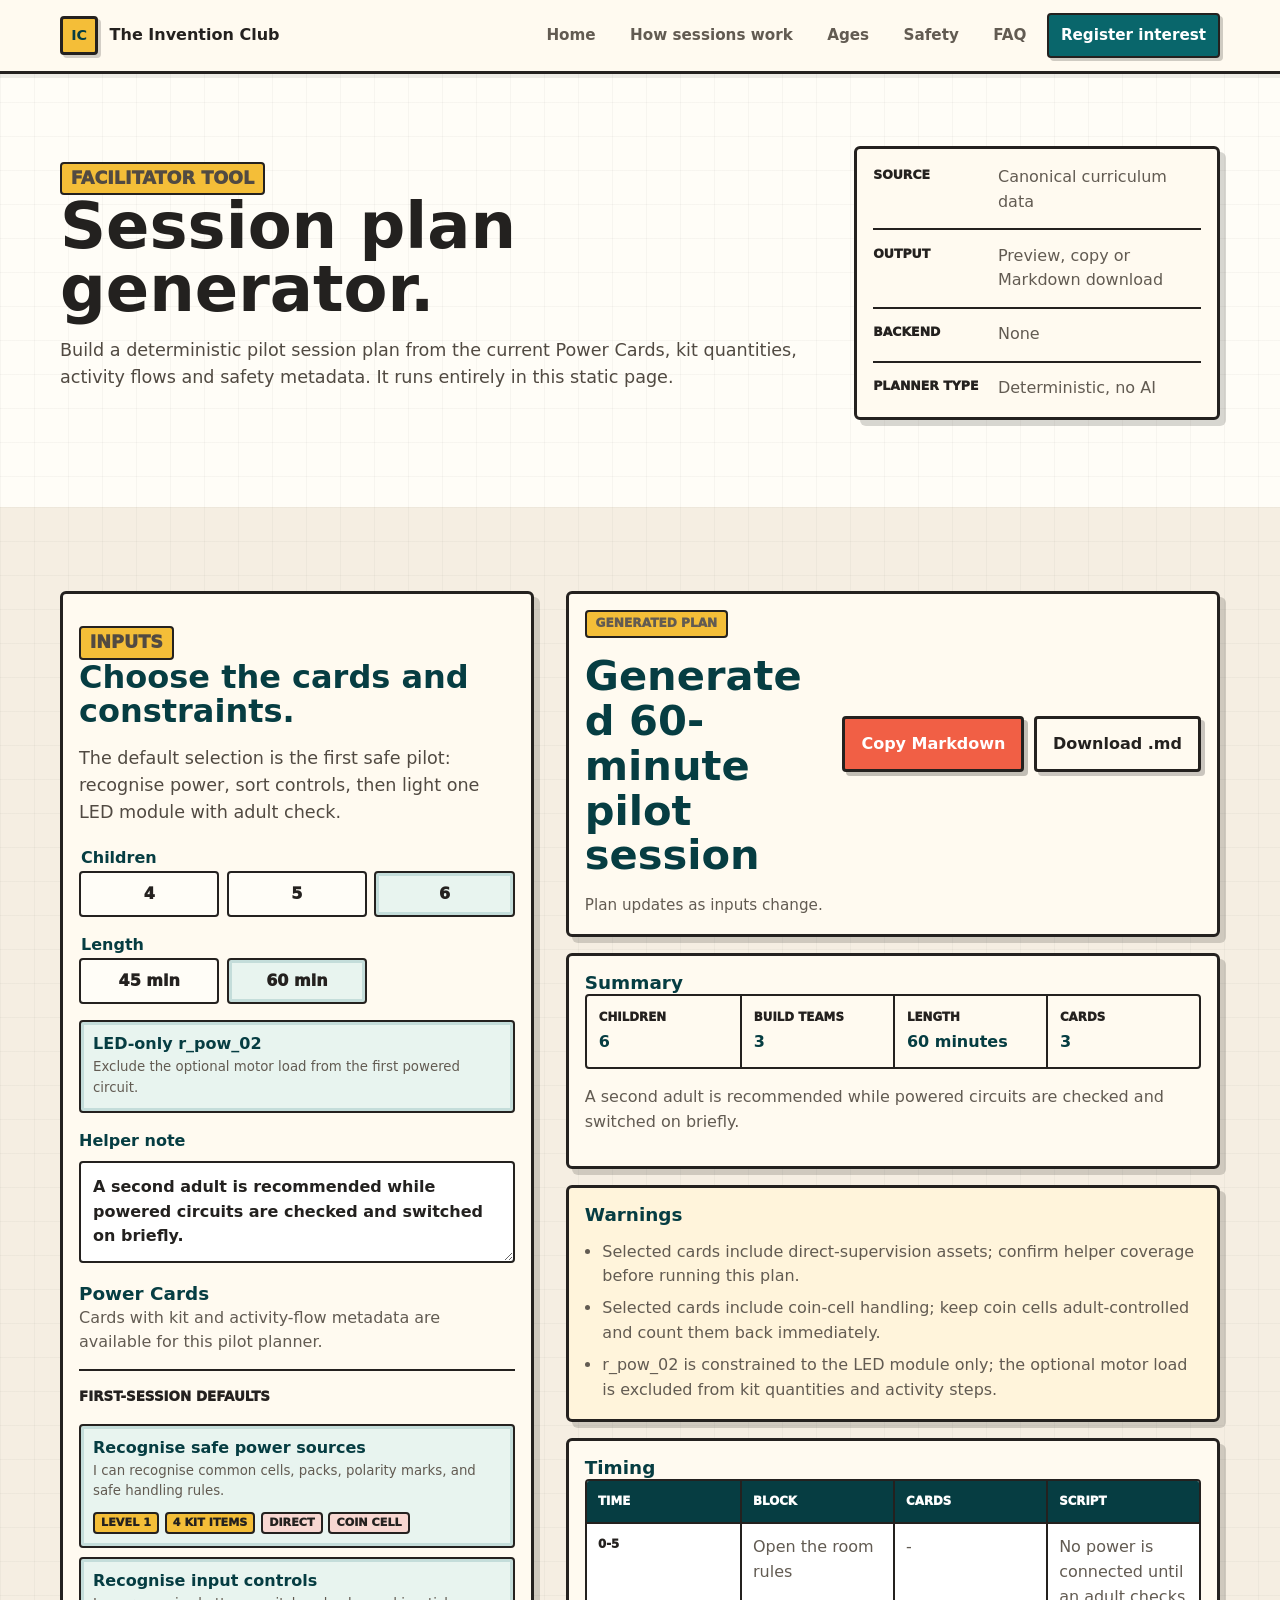
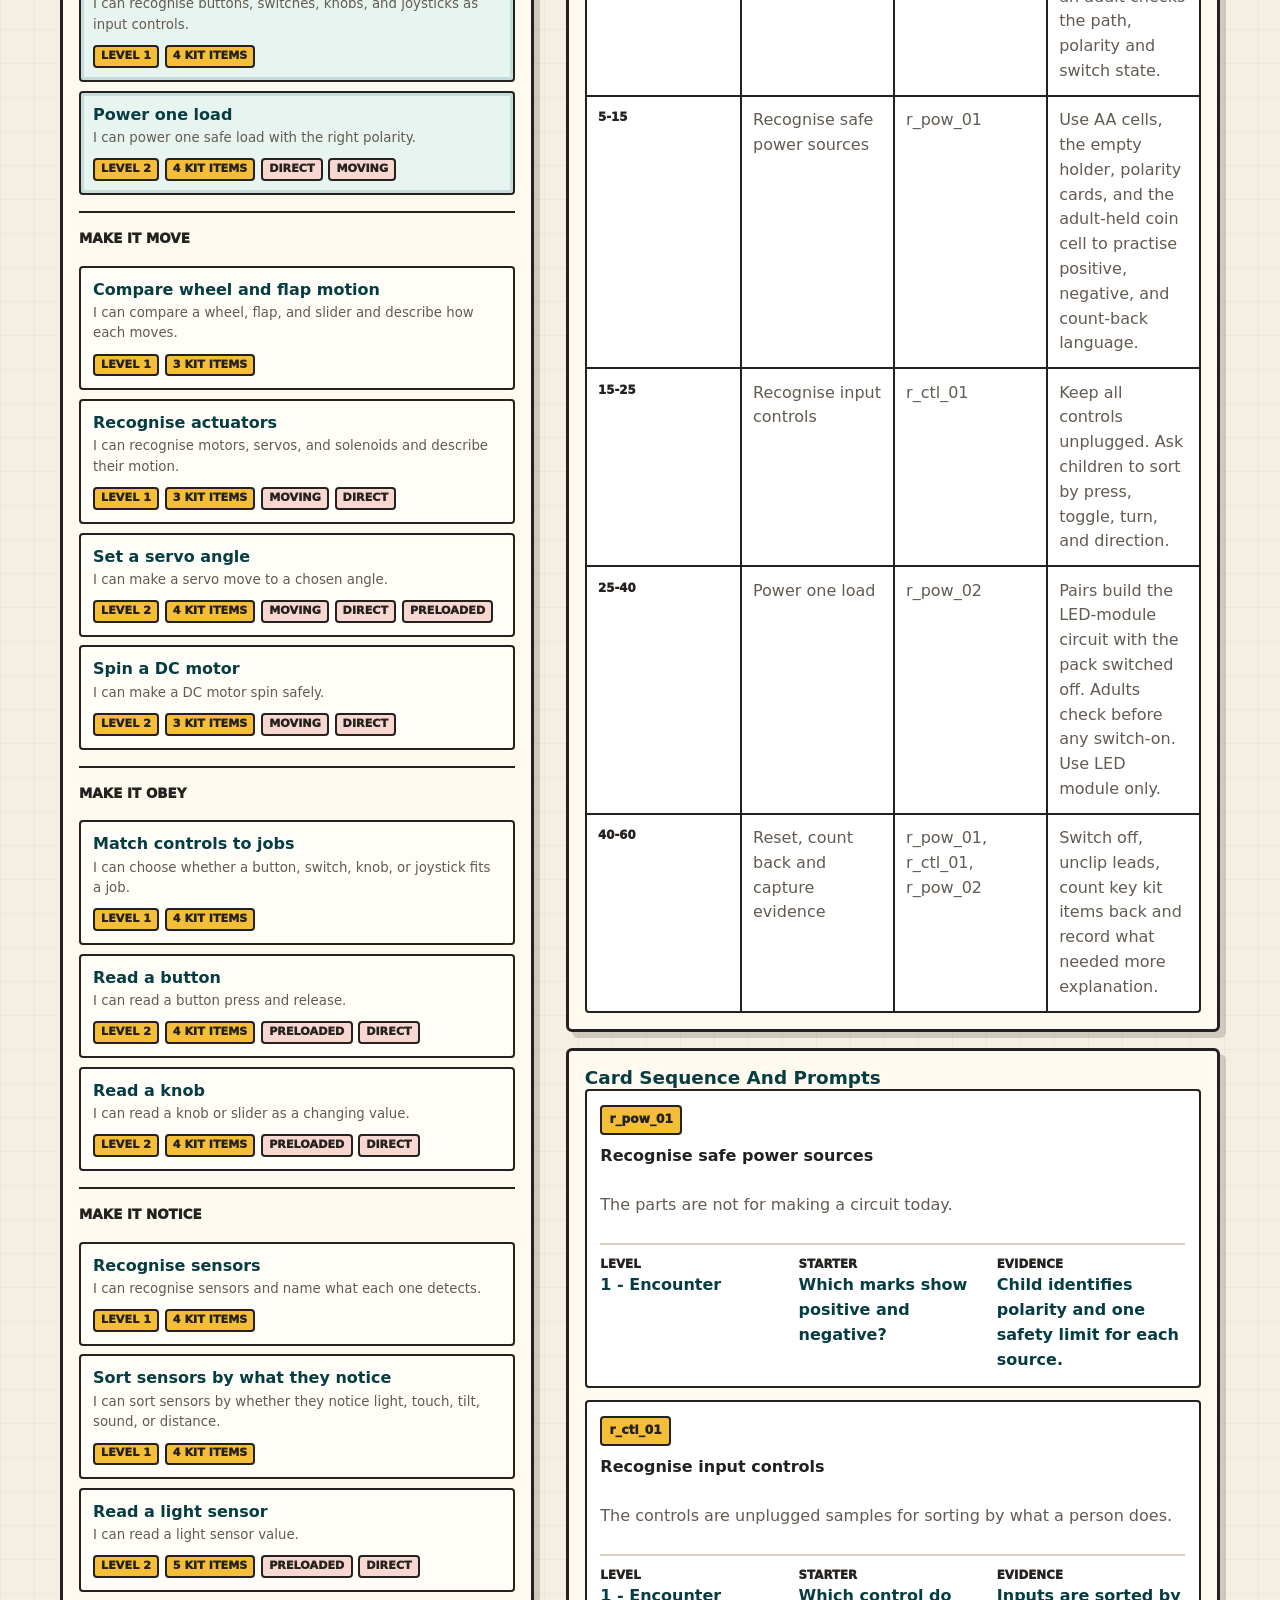
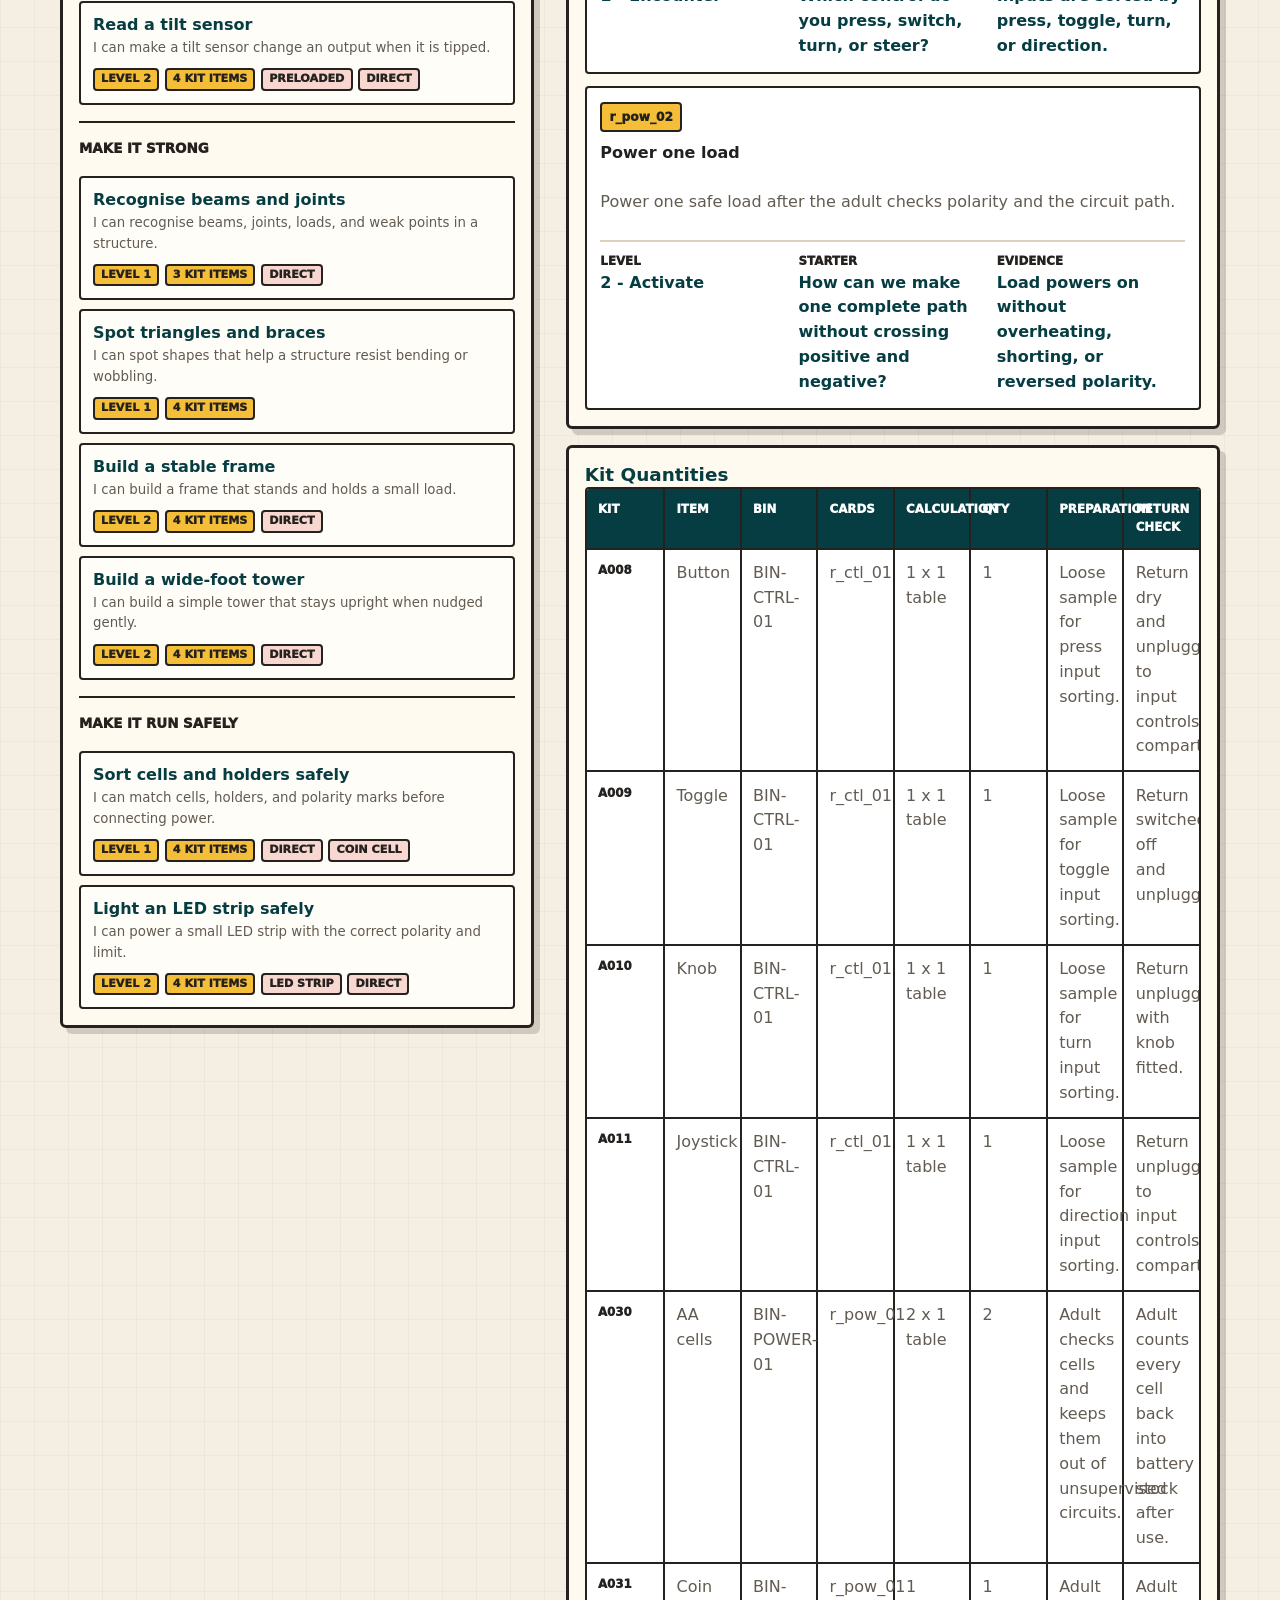
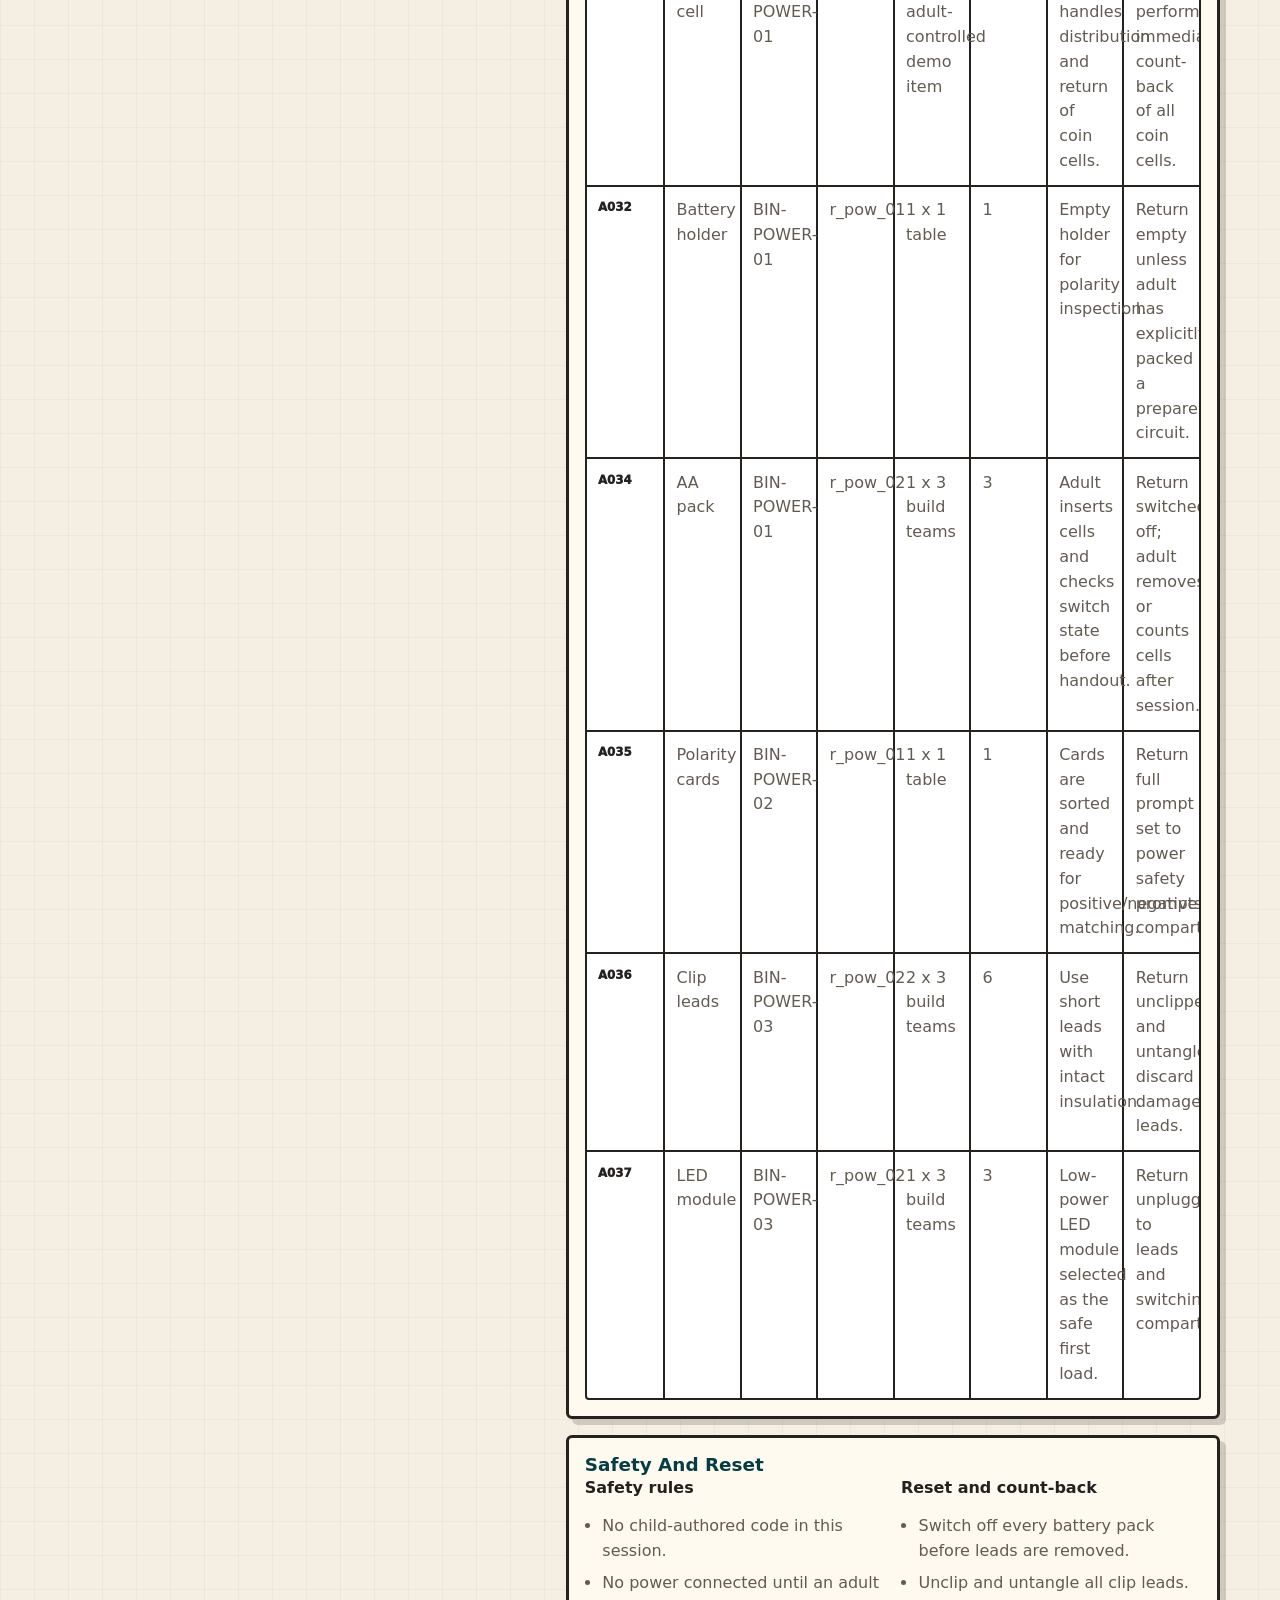
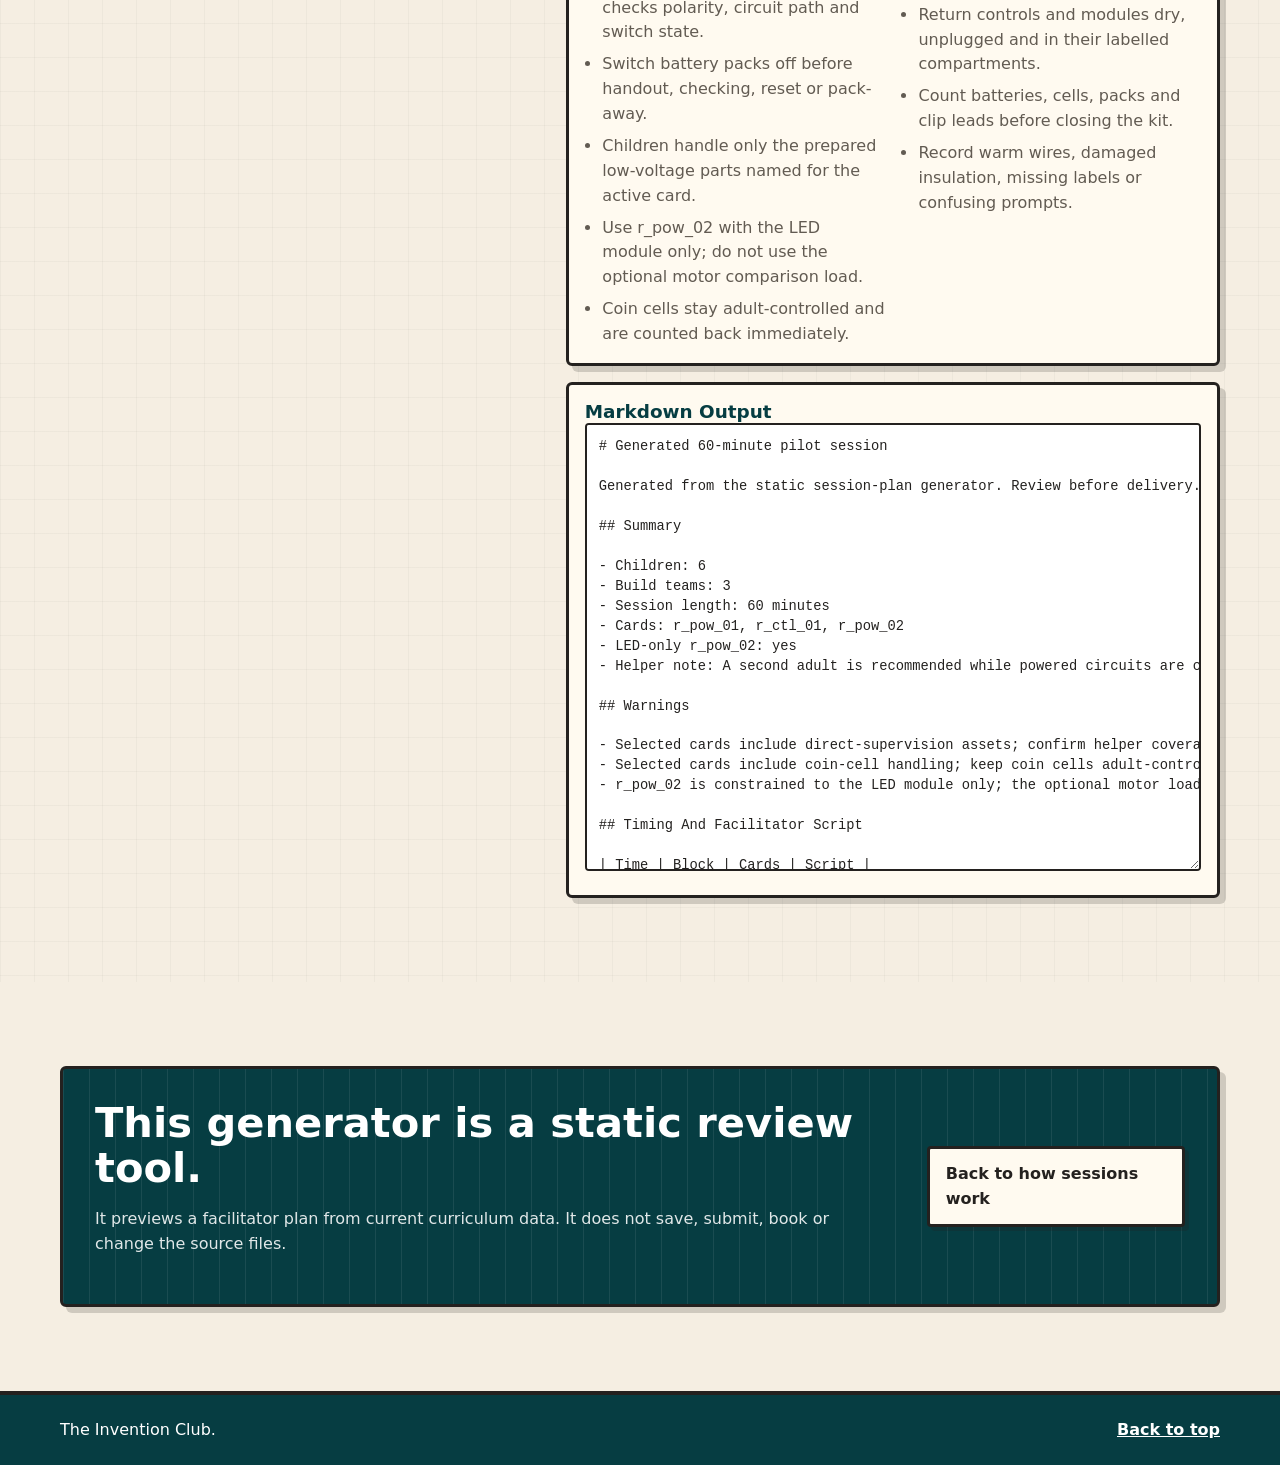
<file: pilot-session.html>
<!doctype html>
<html lang="en">
  <head>
    <meta charset="utf-8">
    <meta name="viewport" content="width=device-width, initial-scale=1">
    <title>Session plan generator - The Invention Club</title>
    <meta
      name="description"
      content="A static facilitator tool for generating deterministic pilot session plans from The Invention Club Power Cards, kit metadata and safety rules."
    >
    <link rel="stylesheet" href="styles.css">
  </head>
  <body>
    <a class="skip-link" href="#main">Skip to content</a>

    <header class="site-header" data-site-header>
      <a class="brand" href="index.html#top" aria-label="The Invention Club home">
        <span class="brand-mark" aria-hidden="true">IC</span>
        <span>The Invention Club</span>
      </a>
      <button class="menu-button" type="button" aria-expanded="false" aria-controls="site-nav">
        <span class="menu-icon" aria-hidden="true"></span>
        <span class="visually-hidden">Menu</span>
      </button>
      <nav class="site-nav" id="site-nav" aria-label="Primary navigation">
        <a href="index.html#top">Home</a>
        <a href="curriculum.html">How sessions work</a>
        <a href="index.html#pathways">Ages</a>
        <a href="index.html#safety-support">Safety</a>
        <a href="index.html#faq">FAQ</a>
        <a class="nav-cta" href="index.html#register">Register interest</a>
      </nav>
    </header>

    <main id="main">
      <section class="section pilot-session-hero workbench-strip" id="top">
        <div class="section-inner pilot-session-hero-layout">
          <div class="section-heading">
            <p class="section-label">Facilitator tool</p>
            <h1>Session plan generator.</h1>
            <p>
              Build a deterministic pilot session plan from the current Power Cards, kit quantities,
              activity flows and safety metadata. It runs entirely in this static page.
            </p>
          </div>
          <aside class="session-summary-panel" aria-label="Generator boundaries">
            <dl class="session-facts">
              <div>
                <dt>Source</dt>
                <dd>Canonical curriculum data</dd>
              </div>
              <div>
                <dt>Output</dt>
                <dd>Preview, copy or Markdown download</dd>
              </div>
              <div>
                <dt>Backend</dt>
                <dd>None</dd>
              </div>
              <div>
                <dt>Planner type</dt>
                <dd>Deterministic, no AI</dd>
              </div>
            </dl>
          </aside>
        </div>
      </section>

      <section class="section session-generator-section bench-board" id="generator" data-session-planner>
        <div class="section-inner session-generator-layout">
          <form class="session-generator-controls" data-planner-form>
            <div class="section-heading compact-heading">
              <p class="section-label">Inputs</p>
              <h2>Choose the cards and constraints.</h2>
              <p>
                The default selection is the first safe pilot: recognise power, sort controls,
                then light one LED module with adult check.
              </p>
            </div>

            <fieldset class="planner-fieldset">
              <legend>Children</legend>
              <div class="segmented-control" data-child-count-options>
                <label><input type="radio" name="child-count" value="4"> <span>4</span></label>
                <label><input type="radio" name="child-count" value="5"> <span>5</span></label>
                <label><input type="radio" name="child-count" value="6" checked> <span>6</span></label>
              </div>
            </fieldset>

            <fieldset class="planner-fieldset">
              <legend>Length</legend>
              <div class="segmented-control" data-session-length-options>
                <label><input type="radio" name="session-length" value="45"> <span>45 min</span></label>
                <label><input type="radio" name="session-length" value="60" checked> <span>60 min</span></label>
              </div>
            </fieldset>

            <label class="planner-toggle">
              <input type="checkbox" name="led-only" checked>
              <span>
                <strong>LED-only r_pow_02</strong>
                <small>Exclude the optional motor load from the first powered circuit.</small>
              </span>
            </label>

            <label class="planner-textarea-label">
              Helper note
              <textarea name="helper-note" rows="3">A second adult is recommended while powered circuits are checked and switched on briefly.</textarea>
            </label>

            <div class="planner-card-picker">
              <div class="planner-card-picker-heading">
                <h3>Power Cards</h3>
                <p>Cards with kit and activity-flow metadata are available for this pilot planner.</p>
              </div>
              <div class="planner-card-groups" data-card-picker></div>
            </div>
          </form>

          <div class="session-generator-output">
            <section class="planner-panel planner-actions-panel" aria-label="Generated plan actions">
              <div>
                <p class="section-label">Generated plan</p>
                <h2 data-plan-title>First 60-minute pilot session</h2>
              </div>
              <div class="planner-action-buttons">
                <button class="button primary" type="button" data-copy-markdown>Copy Markdown</button>
                <button class="button secondary" type="button" data-download-markdown>Download .md</button>
              </div>
              <p class="form-note" role="status" data-planner-status>Plan updates as inputs change.</p>
            </section>

            <section class="planner-panel" aria-labelledby="summary-heading">
              <h3 id="summary-heading">Summary</h3>
              <div data-plan-summary></div>
            </section>

            <section class="planner-panel warning-panel" aria-labelledby="warnings-heading">
              <h3 id="warnings-heading">Warnings</h3>
              <div data-plan-warnings></div>
            </section>

            <section class="planner-panel" aria-labelledby="timing-heading">
              <h3 id="timing-heading">Timing</h3>
              <div data-plan-timing></div>
            </section>

            <section class="planner-panel" aria-labelledby="sequence-heading">
              <h3 id="sequence-heading">Card Sequence And Prompts</h3>
              <div data-plan-sequence></div>
            </section>

            <section class="planner-panel" aria-labelledby="kit-heading">
              <h3 id="kit-heading">Kit Quantities</h3>
              <div data-plan-kit></div>
            </section>

            <section class="planner-panel" aria-labelledby="safety-heading">
              <h3 id="safety-heading">Safety And Reset</h3>
              <div data-plan-safety></div>
            </section>

            <section class="planner-panel markdown-panel" aria-labelledby="markdown-heading">
              <h3 id="markdown-heading">Markdown Output</h3>
              <textarea readonly rows="18" data-markdown-output></textarea>
            </section>
          </div>
        </div>
      </section>

      <section class="section register-section" id="pilot-cta">
        <div class="section-inner power-strip final-cta">
          <div>
            <h2>This generator is a static review tool.</h2>
            <p>
              It previews a facilitator plan from current curriculum data. It does not save,
              submit, book or change the source files.
            </p>
          </div>
          <a class="button secondary" href="curriculum.html">Back to how sessions work</a>
        </div>
      </section>
    </main>

    <footer class="site-footer">
      <div class="section-inner footer-inner">
        <p>The Invention Club.</p>
        <a href="#top">Back to top</a>
      </div>
    </footer>

    <script src="curriculum-data.js"></script>
    <script src="session-planner.js"></script>
    <script src="script.js"></script>
  </body>
</html>
</file>
<file: styles.css>
:root {
  color-scheme: light;
  --ink: #242424;
  --muted: #625b52;
  --paper: #fffdf7;
  --warm: #f5eee2;
  --teal: #09666b;
  --teal-dark: #063d42;
  --coral: #f15f45;
  --gold: #f4be38;
  --green: #3e8f58;
  --blue: #315eaa;
  --red: #b94b3f;
  --line: #ddcfbd;
  --white: #ffffff;
  --shadow: 0 16px 45px rgba(38, 30, 20, 0.14);
  --radius: 8px;
  --max: 1160px;
}

* {
  box-sizing: border-box;
}

html {
  scroll-behavior: smooth;
}

body {
  margin: 0;
  font-family: Inter, ui-sans-serif, system-ui, -apple-system, BlinkMacSystemFont, "Segoe UI", sans-serif;
  color: var(--ink);
  background: var(--paper);
  line-height: 1.55;
}

img,
svg {
  max-width: 100%;
}

a {
  color: inherit;
}

button,
input,
select,
textarea {
  font: inherit;
}

.skip-link {
  position: absolute;
  left: 1rem;
  top: 0.75rem;
  z-index: 100;
  transform: translateY(-180%);
  background: var(--ink);
  color: var(--white);
  padding: 0.65rem 0.9rem;
  border-radius: var(--radius);
}

.skip-link:focus {
  transform: translateY(0);
}

.visually-hidden {
  position: absolute;
  width: 1px;
  height: 1px;
  padding: 0;
  margin: -1px;
  overflow: hidden;
  clip: rect(0, 0, 0, 0);
  white-space: nowrap;
  border: 0;
}

.site-header {
  position: sticky;
  top: 0;
  z-index: 20;
  display: flex;
  align-items: center;
  justify-content: space-between;
  gap: 1rem;
  min-height: 4.75rem;
  padding: 0.8rem max(1rem, calc((100vw - var(--max)) / 2));
  background: rgba(255, 253, 247, 0.94);
  border-bottom: 1px solid rgba(221, 207, 189, 0.8);
  backdrop-filter: blur(12px);
}

.brand {
  display: inline-flex;
  align-items: center;
  gap: 0.7rem;
  color: var(--teal-dark);
  font-weight: 800;
  text-decoration: none;
}

.brand-mark {
  display: inline-grid;
  place-items: center;
  width: 2.4rem;
  height: 2.4rem;
  border-radius: var(--radius);
  background: var(--gold);
  color: var(--teal-dark);
  border: 2px solid var(--teal-dark);
  font-size: 0.9rem;
}

.site-nav {
  display: flex;
  align-items: center;
  gap: 0.4rem;
}

.site-nav a {
  display: inline-flex;
  align-items: center;
  min-height: 2.5rem;
  padding: 0.55rem 0.75rem;
  border-radius: var(--radius);
  color: var(--muted);
  font-size: 0.95rem;
  font-weight: 700;
  text-decoration: none;
}

.site-nav a:hover,
.site-nav a:focus-visible {
  background: var(--warm);
  color: var(--ink);
}

.site-nav .nav-cta {
  background: var(--teal);
  color: var(--white);
}

.menu-button {
  display: none;
  align-items: center;
  justify-content: center;
  width: 2.75rem;
  height: 2.75rem;
  border: 1px solid var(--line);
  border-radius: var(--radius);
  background: var(--white);
}

.menu-icon,
.menu-icon::before,
.menu-icon::after {
  display: block;
  width: 1.15rem;
  height: 2px;
  background: var(--ink);
  content: "";
}

.menu-icon {
  position: relative;
}

.menu-icon::before,
.menu-icon::after {
  position: absolute;
  left: 0;
}

.menu-icon::before {
  top: -0.4rem;
}

.menu-icon::after {
  top: 0.4rem;
}

.hero {
  position: relative;
  min-height: 72vh;
  display: flex;
  align-items: center;
  padding: 6rem max(1rem, calc((100vw - var(--max)) / 2)) 5rem;
  background-image:
    linear-gradient(90deg, rgba(6, 61, 66, 0.88) 0%, rgba(6, 61, 66, 0.72) 34%, rgba(6, 61, 66, 0.18) 66%),
    url("assets/invention-workshop-hero.png");
  background-size: cover;
  background-position: center;
  color: var(--white);
}

.hero-content {
  width: min(43rem, 100%);
}

.compact-hero {
  min-height: 50vh;
}

.eyebrow,
.section-kicker {
  margin: 0 0 0.9rem;
  color: var(--coral);
  font-size: 0.82rem;
  font-weight: 900;
  letter-spacing: 0;
  text-transform: uppercase;
}

.hero .eyebrow {
  color: var(--gold);
}

h1,
h2,
h3,
p {
  overflow-wrap: anywhere;
}

h1 {
  margin: 0;
  font-size: 4.5rem;
  line-height: 0.98;
  letter-spacing: 0;
}

h2 {
  margin: 0;
  color: var(--teal-dark);
  font-size: 2.6rem;
  line-height: 1.08;
  letter-spacing: 0;
}

h3 {
  margin: 0;
  color: var(--teal-dark);
  font-size: 1.15rem;
  line-height: 1.22;
  letter-spacing: 0;
}

.hero-copy {
  margin: 1.3rem 0 0;
  max-width: 37rem;
  font-size: 1.25rem;
  color: rgba(255, 255, 255, 0.94);
}

.hero-actions {
  display: flex;
  flex-wrap: wrap;
  gap: 0.8rem;
  margin-top: 2rem;
}

.button {
  display: inline-flex;
  align-items: center;
  justify-content: center;
  min-height: 3rem;
  padding: 0.78rem 1rem;
  border: 2px solid transparent;
  border-radius: var(--radius);
  font-weight: 850;
  text-decoration: none;
  cursor: pointer;
}

.button.primary {
  background: var(--coral);
  color: var(--white);
  box-shadow: 0 10px 22px rgba(177, 59, 34, 0.28);
}

.button.secondary {
  background: rgba(255, 255, 255, 0.14);
  color: var(--white);
  border-color: rgba(255, 255, 255, 0.64);
}

.button:hover,
.button:focus-visible {
  transform: translateY(-1px);
}

.section {
  padding: 5.5rem 1rem;
}

.section-inner {
  width: min(var(--max), 100%);
  margin: 0 auto;
}

.section-heading {
  max-width: 48rem;
  margin-bottom: 2rem;
}

.section-heading p:not(.section-kicker) {
  margin: 1rem 0 0;
  color: var(--muted);
  font-size: 1.1rem;
}

.two-column {
  display: grid;
  grid-template-columns: minmax(0, 0.8fr) minmax(0, 1fr);
  gap: 3rem;
  align-items: start;
}

.copy-block {
  color: var(--muted);
  font-size: 1.08rem;
}

.copy-block p:first-child {
  margin-top: 0;
}

.intro-section,
.pathways-section,
.examples-section,
.safety-section {
  background: var(--paper);
}

.contrast-section,
.curriculum-section,
.parents-section,
.register-section {
  background: var(--warm);
}

.session-section,
.families-section,
.curriculum-teaser-section,
.holiday-section,
.review-section {
  background: var(--white);
}

.faq-section {
  background: var(--paper);
}

.comparison-grid,
.glance-grid,
.idea-grid,
.step-grid,
.model-grid,
.family-grid,
.session-grid,
.project-grid,
.safety-grid,
.benefit-grid,
.pathway-grid,
.faq-list {
  display: grid;
  gap: 1rem;
}

.comparison-grid {
  grid-template-columns: repeat(2, minmax(0, 1fr));
}

.comparison-card,
.glance-card,
.idea-card,
.step-card,
.model-card,
.pathway-card,
.family-card,
.combo-card,
.example-card,
.project-card,
.safety-card,
.benefit-grid article,
.faq-item,
.review-questions,
.interest-form {
  border: 1px solid var(--line);
  border-radius: var(--radius);
  background: var(--white);
  box-shadow: 0 8px 24px rgba(38, 30, 20, 0.08);
}

.comparison-card,
.glance-card,
.idea-card {
  padding: 1.5rem;
}

.glance-grid {
  grid-template-columns: repeat(4, minmax(0, 1fr));
  margin-bottom: 1rem;
}

.glance-card {
  border-top: 5px solid var(--teal);
}

.glance-label {
  margin: 0 0 0.55rem;
  color: var(--coral);
  font-size: 0.78rem;
  font-weight: 950;
  text-transform: uppercase;
}

.glance-card p:not(.glance-label) {
  margin: 0.7rem 0 0;
  color: var(--muted);
}

.idea-grid {
  grid-template-columns: repeat(3, minmax(0, 1fr));
}

.card-icon {
  display: inline-grid;
  place-items: center;
  width: 2.25rem;
  height: 2.25rem;
  margin-bottom: 0.9rem;
  border-radius: var(--radius);
  background: var(--gold);
  color: var(--teal-dark);
  font-weight: 950;
}

.idea-card p {
  margin: 0.7rem 0 0;
  color: var(--muted);
}

.promise-band {
  margin-top: 1rem;
  padding: 1.45rem;
  border: 2px solid rgba(9, 102, 107, 0.24);
  border-radius: var(--radius);
  background:
    linear-gradient(135deg, rgba(244, 190, 56, 0.22), rgba(9, 102, 107, 0.08)),
    var(--white);
}

.promise-band h3 {
  font-size: 1.55rem;
}

.promise-band p:not(.section-kicker) {
  max-width: 48rem;
  margin: 0.6rem 0 0;
  color: var(--muted);
}

.comparison-card.highlighted {
  border-color: rgba(9, 102, 107, 0.48);
  background: #eef8f6;
}

.comparison-card ul,
.review-questions ul {
  margin: 1rem 0 0;
  padding-left: 1.1rem;
  color: var(--muted);
}

.comparison-card li + li,
.review-questions li + li {
  margin-top: 0.45rem;
}

.screen-table {
  width: 100%;
  margin-top: 1rem;
  border-collapse: collapse;
  overflow: hidden;
  border: 1px solid var(--line);
  border-radius: var(--radius);
  background: var(--white);
  box-shadow: 0 8px 24px rgba(38, 30, 20, 0.08);
}

.screen-table caption {
  padding: 0.9rem 1rem;
  color: var(--teal-dark);
  font-weight: 900;
  text-align: left;
}

.screen-table th,
.screen-table td {
  padding: 0.85rem 1rem;
  border-top: 1px solid var(--line);
  text-align: left;
  vertical-align: top;
}

.screen-table th {
  background: var(--teal-dark);
  color: var(--white);
}

.screen-table td:first-child {
  color: var(--muted);
}

.screen-table td:last-child {
  color: var(--teal-dark);
  font-weight: 800;
}

.step-grid {
  grid-template-columns: repeat(5, minmax(0, 1fr));
}

.step-card {
  padding: 1.25rem;
}

.step-number {
  display: inline-grid;
  place-items: center;
  width: 2rem;
  height: 2rem;
  margin-bottom: 1rem;
  border-radius: 50%;
  background: var(--gold);
  color: var(--teal-dark);
  font-weight: 900;
}

.step-card p,
.model-card p,
.pathway-card p,
.glance-card p,
.family-card p,
.combo-card p,
.example-card p,
.project-card p,
.safety-card p,
.benefit-grid p {
  margin: 0.7rem 0 0;
  color: var(--muted);
}

.pathway-grid {
  grid-template-columns: repeat(5, minmax(0, 1fr));
}

.pathway-card {
  padding: 1.15rem;
}

.age-band {
  margin: 0 0 0.65rem;
  color: var(--coral);
  font-size: 0.9rem;
  font-weight: 900;
}

.pathway-detail {
  display: grid;
  gap: 0.75rem;
  margin: 1rem 0 0;
}

.pathway-detail div {
  padding-top: 0.75rem;
  border-top: 1px solid var(--line);
}

.pathway-detail dt {
  color: var(--teal-dark);
  font-size: 0.82rem;
  font-weight: 900;
  text-transform: uppercase;
}

.pathway-detail dd {
  margin: 0.15rem 0 0;
  color: var(--muted);
}

.model-grid {
  grid-template-columns: repeat(4, minmax(0, 1fr));
}

.model-card {
  padding: 1.2rem;
}

.roadmap {
  display: grid;
  grid-template-columns: repeat(5, minmax(0, 1fr));
  gap: 0.5rem;
  margin-bottom: 1rem;
}

.roadmap span {
  position: relative;
  display: grid;
  place-items: center;
  min-height: 3.3rem;
  padding: 0.7rem;
  border-radius: var(--radius);
  background: var(--teal);
  color: var(--white);
  font-weight: 900;
}

.roadmap span:not(:last-child)::after {
  position: absolute;
  right: -0.48rem;
  z-index: 1;
  color: var(--gold);
  content: "→";
  font-weight: 900;
}

.accordion-group {
  display: grid;
  gap: 0.75rem;
  margin-top: 1rem;
}

.accordion-item,
.faq-item {
  border: 1px solid var(--line);
  border-radius: var(--radius);
  background: var(--white);
  box-shadow: 0 8px 24px rgba(38, 30, 20, 0.06);
}

.accordion-item summary,
.faq-item summary {
  display: flex;
  justify-content: space-between;
  gap: 1rem;
  padding: 1rem;
  color: var(--teal-dark);
  font-weight: 900;
  cursor: pointer;
}

.accordion-item summary span {
  color: var(--muted);
  font-weight: 700;
}

.accordion-item p,
.faq-item p {
  margin: 0;
  padding: 0 1rem 1rem;
  color: var(--muted);
}

.accordion-item ul {
  margin: 0;
  padding: 0 1rem 1rem 2.1rem;
  color: var(--muted);
}

.ladder-panel {
  display: grid;
  grid-template-columns: minmax(0, 0.8fr) minmax(0, 1.2fr);
  gap: 2rem;
  margin-top: 1rem;
  padding: 1.6rem;
  border: 2px solid var(--teal);
  border-radius: var(--radius);
  background: var(--paper);
}

.ladder-panel p {
  color: var(--muted);
}

.ladder-list {
  display: grid;
  gap: 0.55rem;
  margin: 0;
  padding: 0;
  list-style: none;
  counter-reset: ladder;
}

.ladder-list li {
  display: grid;
  grid-template-columns: auto minmax(0, 0.6fr) minmax(0, 1fr);
  gap: 0.65rem;
  align-items: baseline;
  padding: 0.7rem;
  border-radius: var(--radius);
  background: var(--white);
  counter-increment: ladder;
}

.ladder-list li::before {
  content: counter(ladder);
  display: inline-grid;
  place-items: center;
  width: 1.55rem;
  height: 1.55rem;
  border-radius: 50%;
  background: var(--teal);
  color: var(--white);
  font-size: 0.85rem;
  font-weight: 900;
}

.ladder-list span {
  color: var(--muted);
}

.family-grid {
  grid-template-columns: repeat(5, minmax(0, 1fr));
}

.family-card {
  position: relative;
  min-height: 8.5rem;
  padding: 1.15rem;
  overflow: hidden;
}

.family-icon {
  position: absolute;
  right: 1rem;
  bottom: 1rem;
  color: currentColor;
  font-size: 2.1rem;
  font-weight: 900;
  opacity: 0.28;
}

.accent-teal {
  color: var(--teal);
}

.accent-coral {
  color: var(--coral);
}

.accent-green {
  color: var(--green);
}

.accent-blue {
  color: var(--blue);
}

.accent-gold {
  color: #a07400;
}

.accent-red {
  color: var(--red);
}

.combo-list {
  display: grid;
  grid-template-columns: repeat(3, minmax(0, 1fr));
  gap: 1rem;
}

.combo-card {
  padding: 1.2rem;
  border-left: 7px solid var(--gold);
}

.combo-card p {
  color: var(--muted);
  font-weight: 800;
}

.session-grid,
.project-grid {
  grid-template-columns: repeat(4, minmax(0, 1fr));
}

.example-card,
.project-card {
  min-height: 9rem;
  padding: 1.25rem;
  background: linear-gradient(180deg, #ffffff 0%, #fff8e6 100%);
}

.project-card {
  position: relative;
  overflow: hidden;
}

.project-icon {
  display: inline-grid;
  place-items: center;
  width: 2.15rem;
  height: 2.15rem;
  margin-bottom: 0.8rem;
  border-radius: var(--radius);
  background: var(--teal);
  color: var(--white);
  font-weight: 950;
}

.project-age {
  color: var(--coral);
  font-weight: 900;
}

.project-skill {
  color: var(--teal-dark);
  font-weight: 850;
}

.wide-card {
  grid-column: span 2;
  background: #eef8f6;
}

.benefit-grid {
  grid-template-columns: repeat(2, minmax(0, 1fr));
}

.benefit-grid article,
.safety-card {
  padding: 1.2rem;
}

.benefit-grid .card-icon {
  background: #eef8f6;
  color: var(--teal);
}

.callout-band {
  display: flex;
  align-items: center;
  justify-content: space-between;
  gap: 2rem;
  padding: 2rem;
  border-radius: var(--radius);
  background: var(--teal-dark);
  color: var(--white);
  box-shadow: var(--shadow);
}

.callout-band h2 {
  color: var(--white);
}

.callout-band p:not(.section-kicker) {
  max-width: 48rem;
  color: rgba(255, 255, 255, 0.86);
}

.callout-band .hero-actions {
  margin-top: 0;
}

.safety-grid {
  grid-template-columns: repeat(4, minmax(0, 1fr));
}

.review-layout,
.register-layout {
  display: grid;
  grid-template-columns: minmax(0, 0.9fr) minmax(0, 1.1fr);
  gap: 2rem;
  align-items: start;
}

.review-layout p,
.register-layout p {
  color: var(--muted);
}

.review-questions {
  padding: 1.4rem;
}

.faq-list {
  grid-template-columns: repeat(2, minmax(0, 1fr));
}

.faq-item {
  box-shadow: none;
}

.faq-item summary {
  min-height: 3.5rem;
  align-items: center;
}

.interest-form {
  display: grid;
  gap: 1rem;
  padding: 1.4rem;
}

.interest-form label {
  display: grid;
  gap: 0.45rem;
  color: var(--teal-dark);
  font-weight: 800;
}

.interest-form input,
.interest-form select,
.interest-form textarea {
  width: 100%;
  border: 1px solid var(--line);
  border-radius: var(--radius);
  padding: 0.8rem;
  background: var(--paper);
  color: var(--ink);
}

.interest-form input:focus,
.interest-form select:focus,
.interest-form textarea:focus {
  outline: 3px solid rgba(244, 190, 56, 0.5);
  border-color: var(--teal);
}

.form-note {
  margin: 0;
  color: var(--muted);
  font-size: 0.95rem;
}

.form-note.is-active {
  color: var(--teal-dark);
  font-weight: 800;
}

.site-footer {
  padding: 1.4rem 1rem;
  background: var(--teal-dark);
  color: var(--white);
}

.footer-inner {
  display: flex;
  align-items: center;
  justify-content: space-between;
  gap: 1rem;
}

.footer-inner p {
  margin: 0;
}

.footer-inner a {
  font-weight: 800;
}

@media (max-width: 1050px) {
  h1 {
    font-size: 3.6rem;
  }

  h2 {
    font-size: 2.2rem;
  }

  .pathway-grid,
  .family-grid {
    grid-template-columns: repeat(3, minmax(0, 1fr));
  }

  .glance-grid,
  .step-grid,
  .model-grid,
  .safety-grid,
  .project-grid,
  .faq-list {
    grid-template-columns: repeat(2, minmax(0, 1fr));
  }

  .session-grid,
  .combo-list {
    grid-template-columns: repeat(2, minmax(0, 1fr));
  }
}

@media (max-width: 820px) {
  .site-header {
    align-items: flex-start;
    flex-wrap: wrap;
  }

  .brand {
    max-width: calc(100% - 4.5rem);
  }

  .menu-button {
    position: absolute;
    top: 1rem;
    right: 1rem;
    display: inline-flex;
    margin-left: auto;
    border-color: var(--teal-dark);
    background: var(--gold);
  }

  .site-nav {
    display: none;
    width: 100%;
    flex-direction: column;
    align-items: stretch;
    padding-top: 0.7rem;
  }

  .site-header.is-open .site-nav {
    display: flex;
  }

  .site-nav a {
    justify-content: center;
    min-height: 2.85rem;
  }

  .hero {
    min-height: 72vh;
    align-items: end;
    padding-top: 5rem;
    background-image:
      linear-gradient(180deg, rgba(6, 61, 66, 0.12) 0%, rgba(6, 61, 66, 0.76) 52%, rgba(6, 61, 66, 0.92) 100%),
      url("assets/invention-workshop-hero.png");
    background-position: 58% center;
  }

  .hero-copy {
    font-size: 1.12rem;
  }

  .section {
    padding: 4rem 1rem;
  }

  .two-column,
  .ladder-panel,
  .review-layout,
  .register-layout {
    grid-template-columns: 1fr;
  }

  .comparison-grid,
  .glance-grid,
  .idea-grid,
  .pathway-grid,
  .family-grid,
  .benefit-grid,
  .step-grid,
  .model-grid,
  .safety-grid,
  .session-grid,
  .project-grid,
  .faq-list,
  .combo-list {
    grid-template-columns: 1fr;
  }

  .roadmap {
    grid-template-columns: 1fr;
  }

  .roadmap span:not(:last-child)::after {
    right: auto;
    bottom: -0.55rem;
    transform: rotate(90deg);
  }

  .accordion-item summary,
  .faq-item summary {
    flex-direction: column;
  }

  .wide-card {
    grid-column: auto;
  }

  .callout-band {
    align-items: stretch;
    flex-direction: column;
  }
}

@media (max-width: 520px) {
  h1 {
    font-size: clamp(2.05rem, 10vw, 2.35rem);
  }

  h2 {
    font-size: 1.9rem;
  }

  .brand {
    max-width: calc(100% - 3.5rem);
  }

  .hero-actions,
  .footer-inner {
    align-items: stretch;
    flex-direction: column;
  }

  .hero-content,
  .section-inner {
    width: 100%;
    max-width: calc(100vw - 2rem);
  }

  .hero .eyebrow {
    display: block;
    width: 100%;
    font-size: 0.72rem;
  }

  .hero-copy {
    font-size: 1.04rem;
  }

  .button {
    width: 100%;
  }

  .ladder-list li {
    grid-template-columns: auto minmax(0, 1fr);
  }

  .ladder-list span {
    grid-column: 2;
  }
}

/* Production Workbench Direction
   A tactile maker system for the site. */

:root {
  --bench: #e7cfad;
  --bench-dark: #c79b62;
  --card: #fffaf0;
  --ink: #23211f;
  --outline: #24211f;
  --shadow: 6px 6px 0 rgba(36, 33, 31, 0.18);
  --radius: 6px;
}

body {
  background:
    linear-gradient(rgba(36, 33, 31, 0.035) 1px, transparent 1px),
    linear-gradient(90deg, rgba(36, 33, 31, 0.035) 1px, transparent 1px),
    var(--paper);
  background-size: 34px 34px;
  overflow-x: hidden;
}

html {
  overflow-x: hidden;
}

.site-header {
  min-height: 4.5rem;
  width: 100%;
  min-width: 0;
  background: rgba(255, 250, 240, 0.96);
  border-bottom: 3px solid var(--outline);
  box-shadow: 0 4px 0 rgba(36, 33, 31, 0.08);
}

.brand {
  color: var(--outline);
}

.brand-mark {
  border: 3px solid var(--outline);
  border-radius: 4px;
  box-shadow: 3px 3px 0 rgba(36, 33, 31, 0.2);
}

.site-nav a {
  border: 2px solid transparent;
  border-radius: 4px;
}

.site-nav a:hover,
.site-nav a:focus-visible {
  border-color: var(--outline);
  background: var(--gold);
  color: var(--outline);
}

.site-nav .nav-cta {
  background: var(--teal);
  border-color: var(--outline);
  color: var(--white);
  box-shadow: 3px 3px 0 rgba(36, 33, 31, 0.22);
}

.menu-button {
  border: 3px solid var(--outline);
  border-radius: 4px;
  background: var(--gold);
}

.hero {
  min-height: 64vh;
  overflow: hidden;
  border-bottom: 4px solid var(--outline);
  background-image:
    linear-gradient(90deg, rgba(6, 61, 66, 0.91) 0%, rgba(6, 61, 66, 0.72) 40%, rgba(6, 61, 66, 0.24) 74%),
    url("assets/invention-workshop-hero.png");
}

.home-hero {
  display: grid;
  grid-template-columns: minmax(0, 1fr) minmax(18rem, 0.54fr);
  gap: clamp(1.5rem, 4vw, 4rem);
  min-height: 76vh;
}

.home-hero::after {
  display: none;
  content: none;
}

.subpage-hero {
  min-height: 48vh;
}

.hero,
.hero-content,
.hero-actions,
.section-inner,
.split-layout,
.maker-rows,
.tool-comparison,
.age-rail,
.power-strip,
.workbench-callout,
.project-card,
.model-card,
.family-card,
.combo-card,
.interest-form {
  min-width: 0;
  max-width: 100%;
}

.hero-content {
  position: relative;
  z-index: 1;
}

.hero .eyebrow {
  display: inline-flex;
  padding: 0.3rem 0.5rem;
  border: 2px solid rgba(255, 255, 255, 0.72);
  background: rgba(244, 190, 56, 0.18);
}

.button {
  min-height: 3.1rem;
  border: 3px solid var(--outline);
  border-radius: 4px;
  box-shadow: 4px 4px 0 rgba(36, 33, 31, 0.24);
  transition: transform 160ms ease, box-shadow 160ms ease;
}

.button.primary {
  background: var(--coral);
  color: var(--white);
  box-shadow: 4px 4px 0 rgba(36, 33, 31, 0.28);
}

.button.secondary {
  background: var(--card);
  color: var(--outline);
  border-color: var(--outline);
}

.button:hover,
.button:focus-visible {
  box-shadow: 2px 2px 0 rgba(36, 33, 31, 0.3);
  transform: translate(2px, 2px);
}

.section {
  position: relative;
  padding: 5.25rem 1rem;
}

.section:nth-of-type(even) {
  background:
    linear-gradient(rgba(36, 33, 31, 0.035) 1px, transparent 1px),
    linear-gradient(90deg, rgba(36, 33, 31, 0.035) 1px, transparent 1px),
    var(--warm);
  background-size: 34px 34px;
}

.section-label,
.section-kicker {
  display: inline-flex;
  width: fit-content;
  margin: 0 0 1rem;
  padding: 0.32rem 0.55rem;
  border: 2px solid var(--outline);
  border-radius: 4px;
  background: var(--gold);
  color: var(--outline);
  font-size: 0.76rem;
  font-weight: 950;
  letter-spacing: 0;
  line-height: 1.1;
  text-transform: uppercase;
}

.section-heading p:not(.section-kicker) {
  color: #514a42;
}

.split-layout {
  display: grid;
  grid-template-columns: minmax(0, 0.85fr) minmax(0, 1.15fr);
  gap: clamp(1.4rem, 4vw, 3rem);
  align-items: start;
}

.maker-rows,
.tool-comparison,
.age-rail,
.safety-list,
.benefit-line,
.accordion-group,
.faq-list,
.interest-form,
.review-questions,
.ladder-panel {
  border: 3px solid var(--outline);
  border-radius: 6px;
  background: var(--card);
  box-shadow: var(--shadow);
}

.maker-rows {
  display: grid;
  overflow: hidden;
}

.maker-rows > div {
  display: grid;
  grid-template-columns: minmax(7rem, 0.28fr) minmax(0, 0.38fr) minmax(0, 1fr);
  gap: 1rem;
  align-items: start;
  padding: 1rem;
}

.maker-rows > div + div {
  border-top: 2px solid var(--outline);
}

.maker-rows span {
  display: inline-flex;
  width: fit-content;
  padding: 0.25rem 0.45rem;
  border: 2px solid var(--outline);
  background: var(--warm);
  color: var(--outline);
  font-size: 0.78rem;
  font-weight: 950;
  text-transform: uppercase;
}

.maker-rows strong {
  color: var(--teal-dark);
  font-size: 1.02rem;
  line-height: 1.25;
}

.maker-rows p {
  margin: 0;
  color: var(--muted);
}

.idea-rows {
  grid-template-columns: repeat(3, minmax(0, 1fr));
  margin-top: 1.3rem;
}

.idea-rows > div {
  grid-template-columns: 1fr;
  gap: 0.55rem;
  border-top: 0;
}

.idea-rows > div + div {
  border-top: 0;
  border-left: 2px solid var(--outline);
}

.promise-band,
.workbench-callout {
  margin-top: 1.3rem;
  padding: 1.4rem;
  border: 3px solid var(--outline);
  border-radius: 6px;
  background:
    repeating-linear-gradient(90deg, rgba(36, 33, 31, 0.06) 0 1px, transparent 1px 22px),
    var(--bench);
  box-shadow: var(--shadow);
}

.promise-band h3,
.workbench-callout h2 {
  color: var(--outline);
}

.bench-board .section-inner,
.bench-map .section-inner,
.join-board .section-inner,
.bin-wall .section-inner,
.qa-board .section-inner {
  position: relative;
}

.tool-comparison {
  display: grid;
  grid-template-columns: repeat(2, minmax(0, 1fr));
  overflow: hidden;
  margin-top: 1.2rem;
}

.tool-comparison article {
  padding: 1.25rem;
  background: var(--card);
}

.tool-comparison article + article {
  border-left: 3px solid var(--outline);
  background: #e8f4ef;
}

.tool-label {
  display: inline-flex;
  margin: 0 0 0.8rem;
  padding: 0.28rem 0.5rem;
  border: 2px solid var(--outline);
  background: var(--white);
  color: var(--teal-dark);
  font-weight: 950;
}

.tool-comparison ul,
.review-questions ul {
  margin: 0;
  padding-left: 1.1rem;
  color: var(--muted);
}

.tool-comparison li + li,
.review-questions li + li {
  margin-top: 0.5rem;
}

.screen-table {
  border: 3px solid var(--outline);
  border-radius: 6px;
  box-shadow: var(--shadow);
}

.screen-table caption {
  background: var(--gold);
  border-bottom: 3px solid var(--outline);
}

.screen-table th,
.screen-table td {
  border-top: 2px solid var(--outline);
}

.age-rail {
  display: grid;
  grid-template-columns: repeat(5, minmax(0, 1fr));
  gap: 0;
  overflow: hidden;
}

.age-rail .pathway-card {
  border: 0;
  border-radius: 0;
  box-shadow: none;
  background: var(--card);
}

.age-rail .pathway-card + .pathway-card {
  border-left: 2px solid var(--outline);
}

.age-band {
  display: inline-flex;
  padding: 0.25rem 0.45rem;
  border: 2px solid var(--outline);
  background: var(--gold);
  color: var(--outline);
}

.pathway-detail div {
  border-top: 2px solid var(--line);
}

.power-strip,
.callout-band {
  display: flex;
  align-items: center;
  justify-content: space-between;
  gap: 2rem;
  padding: 2rem;
  border: 3px solid var(--outline);
  border-radius: 6px;
  background:
    repeating-linear-gradient(90deg, rgba(255, 255, 255, 0.08) 0 1px, transparent 1px 26px),
    var(--teal-dark);
  color: var(--white);
  box-shadow: var(--shadow);
}

.power-strip h2,
.callout-band h2 {
  color: var(--white);
}

.power-strip p,
.callout-band p:not(.section-kicker) {
  max-width: 48rem;
  color: rgba(255, 255, 255, 0.88);
}

.power-strip .section-label,
.callout-band .section-label,
.workbench-callout .section-label {
  margin-bottom: 0.85rem;
}

.benefit-line {
  display: grid;
  grid-template-columns: repeat(4, minmax(0, 1fr));
  overflow: hidden;
}

.benefit-line span {
  display: grid;
  place-items: center;
  min-height: 5.3rem;
  padding: 1rem;
  color: var(--teal-dark);
  font-size: 1.08rem;
  font-weight: 950;
  text-align: center;
}

.benefit-line span + span {
  border-left: 2px solid var(--outline);
}

.safety-list {
  display: grid;
  overflow: hidden;
}

.safety-list p {
  display: grid;
  grid-template-columns: minmax(12rem, 0.35fr) minmax(0, 1fr);
  gap: 1rem;
  margin: 0;
  padding: 1rem;
  color: var(--muted);
}

.safety-list p + p {
  border-top: 2px solid var(--outline);
}

.safety-list strong {
  color: var(--teal-dark);
}

.build-rail {
  position: relative;
  grid-template-columns: repeat(5, minmax(0, 1fr));
  gap: 0;
  border: 3px solid var(--outline);
  border-radius: 6px;
  background: var(--card);
  box-shadow: var(--shadow);
  overflow: hidden;
}

.build-rail .step-card {
  border: 0;
  border-radius: 0;
  box-shadow: none;
  background: transparent;
}

.build-rail .step-card + .step-card {
  border-left: 2px solid var(--outline);
}

.step-number {
  width: auto;
  min-width: 2.3rem;
  height: 2.1rem;
  border: 2px solid var(--outline);
  border-radius: 4px;
}

.project-trays {
  grid-template-columns: repeat(3, minmax(0, 1fr));
}

.project-card,
.model-card,
.family-card,
.combo-card,
.accordion-item,
.faq-item,
.interest-form,
.review-questions {
  border: 3px solid var(--outline);
  border-radius: 6px;
  box-shadow: var(--shadow);
  background: var(--card);
}

.project-card,
.model-card,
.family-card,
.combo-card {
  position: relative;
}

.project-card::before,
.model-card::before,
.family-card::before,
.combo-card::before {
  display: block;
  width: 3rem;
  height: 0.45rem;
  margin-bottom: 0.75rem;
  border: 2px solid var(--outline);
  border-radius: 999px;
  background: var(--gold);
  content: "";
}

.project-icon,
.card-icon {
  border: 2px solid var(--outline);
  border-radius: 4px;
}

.tool-trays {
  grid-template-columns: repeat(4, minmax(0, 1fr));
}

.roadmap {
  gap: 0;
  border: 3px solid var(--outline);
  border-radius: 6px;
  background: var(--card);
  box-shadow: var(--shadow);
  overflow: hidden;
}

.roadmap span {
  border-radius: 0;
  background: var(--teal);
}

.roadmap span + span {
  border-left: 2px solid var(--outline);
}

.roadmap span:not(:last-child)::after {
  display: none;
}

.accordion-item,
.faq-item {
  box-shadow: none;
}

.accordion-group,
.faq-list {
  gap: 0;
  overflow: hidden;
}

.accordion-item,
.faq-item {
  border: 0;
  border-radius: 0;
  background: transparent;
}

.accordion-item + .accordion-item,
.faq-item + .faq-item {
  border-top: 2px solid var(--outline);
}

.accordion-item summary,
.faq-item summary {
  min-height: 3.6rem;
}

.ladder-panel {
  padding: 1.5rem;
  border-color: var(--outline);
}

.ladder-list li {
  border: 2px solid var(--outline);
  border-radius: 4px;
  background: var(--white);
}

.ladder-list li::before {
  border: 2px solid var(--outline);
  border-radius: 4px;
  background: var(--gold);
  color: var(--outline);
}

.family-bins {
  grid-template-columns: repeat(5, minmax(0, 1fr));
}

.family-card {
  min-height: 9rem;
  overflow: hidden;
}

.family-icon {
  opacity: 0.34;
}

.join-strips {
  grid-template-columns: 1fr;
  gap: 0.7rem;
}

.join-strips .combo-card {
  display: grid;
  grid-template-columns: minmax(13rem, 0.5fr) minmax(0, 1fr);
  gap: 1rem;
  align-items: center;
  border-left: 3px solid var(--outline);
}

.join-strips .combo-card::before {
  display: none;
}

.join-strips .combo-card p {
  display: inline-flex;
  width: fit-content;
  margin: 0;
  padding: 0.3rem 0.5rem;
  border: 2px solid var(--outline);
  background: var(--gold);
  color: var(--outline);
}

.qa-board .review-layout {
  align-items: stretch;
}

.review-questions {
  padding: 1.4rem;
}

.interest-form {
  padding: 1.35rem;
}

.interest-form input,
.interest-form select,
.interest-form textarea {
  border: 2px solid var(--outline);
  border-radius: 4px;
  background: var(--white);
}

.site-footer {
  border-top: 4px solid var(--outline);
}

@media (max-width: 1050px) {
  .home-hero {
    grid-template-columns: minmax(0, 1fr);
  }

  .age-rail,
  .family-bins {
    grid-template-columns: repeat(2, minmax(0, 1fr));
  }

  .age-rail .pathway-card,
  .age-rail .pathway-card + .pathway-card {
    border: 0;
    border-top: 2px solid var(--outline);
  }

  .age-rail .pathway-card:first-child {
    border-top: 0;
  }

  .tool-trays,
  .project-trays,
  .build-rail {
    grid-template-columns: repeat(2, minmax(0, 1fr));
  }

  .build-rail .step-card,
  .build-rail .step-card + .step-card {
    border-left: 0;
    border-top: 2px solid var(--outline);
  }

  .build-rail .step-card:first-child {
    border-top: 0;
  }
}

@media (max-width: 820px) {
  .site-header {
    background: var(--card);
    width: 100%;
    padding-right: 4.75rem;
  }

  .site-nav a {
    min-height: 3rem;
    border-color: var(--outline);
    background: var(--paper);
  }

  .home-hero,
  .hero {
    display: flex;
    flex-direction: column;
    align-items: stretch;
    min-height: auto;
    padding-top: 5rem;
    padding-bottom: 4rem;
    background-image:
      linear-gradient(180deg, rgba(6, 61, 66, 0.2) 0%, rgba(6, 61, 66, 0.82) 46%, rgba(6, 61, 66, 0.94) 100%),
      url("assets/invention-workshop-hero.png");
  }

  .hero-content,
  .hero-copy,
  .hero-actions {
    width: 100%;
    max-width: 100%;
  }

  .hero .eyebrow {
    white-space: normal;
  }

  .split-layout,
  .maker-rows > div,
  .safety-list p,
  .join-strips .combo-card {
    grid-template-columns: 1fr;
  }

  .idea-rows,
  .benefit-line,
  .tool-comparison,
  .age-rail,
  .tool-trays,
  .project-trays,
  .family-bins,
  .build-rail {
    grid-template-columns: 1fr;
  }

  .idea-rows > div + div,
  .tool-comparison article + article,
  .benefit-line span + span,
  .age-rail .pathway-card + .pathway-card,
  .build-rail .step-card + .step-card,
  .roadmap span + span {
    border-left: 0;
    border-top: 2px solid var(--outline);
  }

  .tool-comparison article + article {
    border-left: 0;
  }

  .power-strip,
  .callout-band,
  .workbench-callout {
    align-items: stretch;
    flex-direction: column;
  }
}

@media (max-width: 520px) {
  .section {
    padding: 3.5rem 1rem;
  }

  .maker-rows,
  .tool-comparison,
  .age-rail,
  .safety-list,
  .benefit-line,
  .accordion-group,
  .faq-list,
  .interest-form,
  .review-questions,
  .ladder-panel,
  .build-rail,
  .project-card,
  .model-card,
  .family-card,
  .combo-card {
    box-shadow: 4px 4px 0 rgba(36, 33, 31, 0.16);
  }
}

/* Card-system explanation page */

.deck-table .section-inner,
.card-wall .section-inner,
.level-bench .section-inner,
.card-table .section-inner,
.extra-card-section .section-inner,
.choice-board .section-inner {
  position: relative;
}

.power-card-grid,
.card-example-grid,
.discovery-card-grid,
.choice-flow {
  display: grid;
  gap: 1rem;
  min-width: 0;
}

.skill-card-tile,
.play-card,
.discovery-card,
.choice-flow li,
.level-track li {
  min-width: 0;
  border: 3px solid var(--outline);
  border-radius: 6px;
  background: var(--card);
  box-shadow: var(--shadow);
}

.deck-label {
  display: inline-flex;
  margin-bottom: 1.2rem;
  padding: 0.25rem 0.45rem;
  border: 2px solid var(--outline);
  border-radius: 4px;
  background: var(--warm);
  color: var(--outline);
  font-size: 0.78rem;
  font-weight: 950;
}

.skill-card-tile h3,
.play-card h3,
.discovery-card h3,
.flow-step-heading h2,
.choice-flow strong,
.level-track strong {
  color: var(--teal-dark);
}

.skill-card-tile p,
.play-card p,
.discovery-card p,
.choice-flow p,
.level-track p {
  color: var(--muted);
}

.flow-step-heading {
  display: grid;
  grid-template-columns: auto minmax(0, 1fr);
  gap: 1rem;
  align-items: start;
  margin: 2.2rem 0 1.2rem;
}

.flow-step-heading > span {
  display: inline-grid;
  place-items: center;
  width: 3rem;
  height: 3rem;
  border: 3px solid var(--outline);
  border-radius: 6px;
  background: var(--gold);
  color: var(--outline);
  font-size: 1.18rem;
  font-weight: 950;
  box-shadow: 4px 4px 0 rgba(36, 33, 31, 0.16);
}

.flow-step-heading h2 {
  margin: 0;
}

.flow-step-heading p {
  max-width: 58rem;
  margin: 0.55rem 0 0;
  color: var(--muted);
}

.power-card-grid {
  grid-template-columns: repeat(5, minmax(0, 1fr));
  align-items: stretch;
}

.skill-card-tile {
  position: relative;
  display: flex;
  flex-direction: column;
  justify-content: space-between;
  aspect-ratio: 5 / 7;
  min-height: 0;
  padding: 0.9rem;
  overflow: hidden;
  border-radius: 10px;
  background:
    linear-gradient(145deg, rgba(255, 255, 255, 0.78), rgba(255, 250, 240, 0.94)),
    var(--card);
  text-decoration: none;
  transition: box-shadow 160ms ease, transform 160ms ease;
}

.play-card::before {
  position: absolute;
  inset: 0;
  width: 0.75rem;
  background: var(--teal);
  content: "";
}

.skill-card-art {
  position: relative;
  z-index: 1;
  display: grid;
  align-self: center;
  width: min(7.6rem, 82%);
  aspect-ratio: 1;
  margin: clamp(0.85rem, 2vw, 1.4rem) auto clamp(0.6rem, 1.3vw, 0.9rem);
  overflow: hidden;
  border: 2px solid rgba(36, 33, 31, 0.08);
  border-radius: 14px;
  background: var(--warm);
  place-items: center;
}

.skill-card-art img {
  display: block;
  width: 100%;
  height: 100%;
  object-fit: cover;
}

.skill-card-tile h3,
.skill-card-tile p {
  position: relative;
  z-index: 1;
  margin-left: 0;
}

.skill-card-tile h3 {
  margin-top: 0;
  font-size: clamp(1.05rem, 1.6vw, 1.45rem);
  line-height: 1.05;
}

.skill-card-tile p {
  margin-bottom: 0;
  font-size: 0.84rem;
  line-height: 1.35;
}

.skill-card-tile:hover,
.skill-card-tile:focus-visible,
.skill-card-tile.is-selected,
.discovery-card:hover,
.discovery-card:focus-visible {
  box-shadow: 3px 3px 0 rgba(36, 33, 31, 0.26);
  outline: none;
  transform: translate(3px, 3px);
}

.skill-card-tile.is-selected {
  background:
    linear-gradient(145deg, rgba(255, 203, 61, 0.22), rgba(255, 250, 240, 0.94)),
    var(--card);
}

.level-track {
  display: grid;
  grid-template-columns: repeat(6, minmax(0, 1fr));
  gap: 0;
  margin: 0;
  padding: 0;
  list-style: none;
  border: 3px solid var(--outline);
  border-radius: 6px;
  background: var(--card);
  box-shadow: var(--shadow);
  overflow: hidden;
}

.level-track li {
  display: grid;
  gap: 0.45rem;
  padding: 0;
  border: 0;
  border-radius: 0;
  box-shadow: none;
}

.level-track li + li {
  border-left: 2px solid var(--outline);
}

.level-track span,
.choice-flow span,
.level-badge {
  display: inline-grid;
  place-items: center;
  width: fit-content;
  min-width: 2.2rem;
  min-height: 2rem;
  padding: 0.2rem 0.45rem;
  border: 2px solid var(--outline);
  border-radius: 4px;
  background: var(--gold);
  color: var(--outline);
  font-weight: 950;
  line-height: 1;
  white-space: nowrap;
}

.level-step-link {
  display: grid;
  gap: 0.45rem;
  min-height: 100%;
  padding: 1rem;
  text-decoration: none;
  transition: background 160ms ease, box-shadow 160ms ease;
}

.level-step-link:hover,
.level-step-link:focus-visible,
.level-step-link.is-selected {
  background: #e8f4ef;
  box-shadow: inset 0 0 0 3px rgba(9, 102, 107, 0.16);
  outline: none;
}

.card-example-grid {
  grid-template-columns: repeat(4, minmax(0, 1fr));
  align-items: stretch;
}

.power-example-grid {
  grid-template-columns: repeat(3, minmax(0, 1fr));
}

.play-card {
  position: relative;
  display: flex;
  flex-direction: column;
  min-height: 24rem;
  padding: 1rem 1rem 1rem 1.7rem;
  overflow: hidden;
}

.integration-play-card::before {
  background: var(--coral);
}

.power-play-card::before {
  background: var(--green);
}

.invention-play-card::before {
  background: var(--blue);
}

.play-card-topline {
  display: flex;
  flex-wrap: wrap;
  gap: 0.6rem;
  align-items: center;
  justify-content: space-between;
  margin-bottom: 1.3rem;
}

.card-kind {
  display: inline-flex;
  padding: 0.28rem 0.5rem;
  border: 2px solid var(--outline);
  border-radius: 4px;
  background: var(--warm);
  color: var(--outline);
  font-size: 0.78rem;
  font-weight: 950;
  text-transform: uppercase;
}

.play-card h3 {
  max-width: 16rem;
  font-size: clamp(1.55rem, 2vw, 2rem);
  line-height: 1.05;
}

.generated-power-card {
  min-height: 0;
  gap: 0.75rem;
}

.generated-power-card::after {
  display: none;
}

.generated-power-card h3 {
  max-width: 100%;
  margin: 0;
}

.power-card-result {
  overflow: hidden;
  margin: 0;
  border: 3px solid var(--outline);
  border-radius: 6px;
  background: var(--bench);
  box-shadow: 4px 4px 0 rgba(36, 33, 31, 0.16);
}

.power-card-result img {
  display: block;
  width: 100%;
  aspect-ratio: 4 / 3;
  object-fit: cover;
}

.power-card-animated-result {
  position: relative;
}

.power-card-scene {
  display: block;
  width: 100%;
  aspect-ratio: 4 / 3;
}

.power-card-animation-toggle {
  position: absolute;
  right: 0.55rem;
  bottom: 0.55rem;
  display: inline-grid;
  place-items: center;
  width: 2.35rem;
  height: 2.35rem;
  border: 3px solid var(--outline);
  border-radius: 999px;
  background: var(--paper);
  color: var(--outline);
  box-shadow: 3px 3px 0 rgba(36, 33, 31, 0.18);
  cursor: pointer;
}

.power-card-animation-toggle:focus-visible {
  outline: 3px solid var(--gold);
  outline-offset: 3px;
}

.power-card-animation-toggle span {
  position: relative;
  display: block;
  width: 0.9rem;
  height: 1rem;
}

.power-card-animation-toggle span::before,
.power-card-animation-toggle span::after {
  position: absolute;
  top: 0;
  bottom: 0;
  width: 0.26rem;
  border-radius: 2px;
  background: currentColor;
  content: "";
}

.power-card-animation-toggle span::before {
  left: 0.12rem;
}

.power-card-animation-toggle span::after {
  right: 0.12rem;
}

.power-card-animated-result.is-paused .power-card-animation-toggle span::before {
  top: 0;
  left: 0.18rem;
  width: 0;
  height: 0;
  border-top: 0.5rem solid transparent;
  border-bottom: 0.5rem solid transparent;
  border-left: 0.78rem solid currentColor;
  border-radius: 0;
  background: transparent;
}

.power-card-animated-result.is-paused .power-card-animation-toggle span::after {
  display: none;
}

.power-card-wire {
  stroke: var(--outline);
  stroke-width: 8;
  stroke-linecap: round;
  opacity: 0.9;
}

.power-card-wire-power {
  stroke: #d54a3a;
}

.power-card-wire-ground {
  stroke: #24211f;
  opacity: 0.78;
}

.power-card-wire-signal,
.power-card-wire-logic,
.power-card-wire-radio,
.power-card-wire-test,
.power-card-wire-evidence,
.power-card-wire-material,
.power-card-wire-mark,
.power-card-wire-join,
.power-card-wire-focus,
.power-card-wire-load {
  stroke: var(--teal);
}

.power-card-wire-radio {
  stroke: #315eaa;
}

.power-card-wire-test,
.power-card-wire-evidence {
  stroke: var(--gold);
}

.power-card-wire-flow,
.power-card-wire-pulse {
  stroke-dasharray: 18 20;
  animation: power-card-wire-flow 1.25s linear infinite;
}

.power-card-motion-spin {
  animation: power-card-spin 1.15s linear infinite;
  transform-box: fill-box;
  transform-origin: center;
}

.power-card-motion-swing {
  animation: power-card-swing 1.85s ease-in-out infinite;
  transform-box: fill-box;
  transform-origin: center;
}

.power-card-motion-press {
  animation: power-card-press 1.4s ease-in-out infinite;
  transform-box: fill-box;
  transform-origin: center;
}

.power-card-motion-blink {
  animation: power-card-blink 1.2s ease-in-out infinite;
}

.power-card-motion-pulse,
.power-card-motion-sense,
.power-card-motion-waves,
.power-card-motion-sequence,
.power-card-motion-load,
.power-card-motion-scan {
  animation: power-card-pulse 1.6s ease-in-out infinite;
}

.power-card-motion-load {
  animation-name: power-card-load;
  transform-box: fill-box;
  transform-origin: center;
}

.power-card-motion-scan {
  animation-name: power-card-scan;
  transform-box: fill-box;
  transform-origin: center;
}

.power-card-motion-wobble {
  animation: power-card-wobble 1.8s ease-in-out infinite;
  transform-box: fill-box;
  transform-origin: center;
}

.power-card-animated-result.is-paused .power-card-wire-flow,
.power-card-animated-result.is-paused .power-card-wire-pulse,
.power-card-animated-result.is-paused [class*="power-card-motion-"],
.power-card-animated-result.is-offscreen .power-card-wire-flow,
.power-card-animated-result.is-offscreen .power-card-wire-pulse,
.power-card-animated-result.is-offscreen [class*="power-card-motion-"] {
  animation-play-state: paused;
}

@keyframes power-card-spin {
  to {
    transform: rotate(360deg);
  }
}

@keyframes power-card-swing {
  0%,
  100% {
    transform: rotate(-12deg);
  }

  50% {
    transform: rotate(18deg);
  }
}

@keyframes power-card-press {
  0%,
  100% {
    transform: translateY(0);
  }

  45%,
  60% {
    transform: translateY(10px);
  }
}

@keyframes power-card-blink {
  0%,
  35%,
  100% {
    opacity: 0.58;
  }

  55%,
  72% {
    opacity: 1;
  }
}

@keyframes power-card-pulse {
  0%,
  100% {
    opacity: 0.42;
  }

  50% {
    opacity: 1;
  }
}

@keyframes power-card-wire-flow {
  to {
    stroke-dashoffset: -38;
  }
}

@keyframes power-card-load {
  0%,
  100% {
    transform: translateY(-2px);
  }

  50% {
    transform: translateY(10px);
  }
}

@keyframes power-card-scan {
  0%,
  100% {
    transform: translate(-4px, -3px);
    opacity: 0.72;
  }

  50% {
    transform: translate(8px, 7px);
    opacity: 1;
  }
}

@keyframes power-card-wobble {
  0%,
  100% {
    transform: rotate(-1deg);
  }

  50% {
    transform: rotate(1deg);
  }
}

@media (prefers-reduced-motion: reduce) {
  .power-card-wire-flow,
  .power-card-wire-pulse,
  [class*="power-card-motion-"] {
    animation: none !important;
  }
}

.power-card-meta {
  width: fit-content;
  margin: 0 0 0.15rem;
  padding: 0.26rem 0.5rem;
  border: 2px solid var(--outline);
  border-radius: 4px;
  background: var(--gold);
  color: var(--outline);
  font-size: 0.78rem;
  font-weight: 950;
}

.power-card-section {
  display: grid;
  gap: 0.18rem;
  padding-top: 0.2rem;
}

.power-card-section h4 {
  margin: 0;
  color: var(--outline);
  font-size: 0.78rem;
  font-weight: 950;
  line-height: 1.15;
  text-transform: uppercase;
}

.power-card-section p {
  margin: 0;
  color: var(--muted);
  font-size: 0.93rem;
  line-height: 1.4;
}

.mission-section p {
  color: var(--text);
  font-weight: 800;
}

.try-next-section {
  margin-top: auto;
}

.card-objective {
  margin-top: 1rem;
  font-size: 1.02rem;
}

.card-success {
  margin: 0.8rem 0 0;
  color: var(--muted);
  font-size: 0.95rem;
  line-height: 1.4;
}

.card-chips {
  display: flex;
  flex-wrap: wrap;
  gap: 0.55rem;
  margin-top: auto;
  padding-top: 1.2rem;
}

.card-chips span {
  display: inline-flex;
  max-width: 100%;
  padding: 0.28rem 0.5rem;
  border: 2px solid var(--outline);
  border-radius: 4px;
  background: #e8f4ef;
  color: var(--teal-dark);
  font-size: 0.78rem;
  font-weight: 950;
}

.empty-card-note {
  grid-column: 1 / -1;
  margin: 0;
  padding: 1rem;
  border: 3px solid var(--outline);
  border-radius: 6px;
  background: var(--card);
  color: var(--muted);
  font-weight: 800;
}

.discovery-card-grid {
  grid-template-columns: repeat(2, minmax(15rem, 20rem));
  justify-content: center;
}

.discovery-card {
  position: relative;
  display: flex;
  flex-direction: column;
  justify-content: flex-end;
  aspect-ratio: 5 / 7;
  min-height: 0;
  padding: 1rem 1rem 1.1rem 1.7rem;
  overflow: hidden;
  border-radius: 10px;
  background:
    linear-gradient(145deg, rgba(255, 255, 255, 0.78), rgba(255, 250, 240, 0.94)),
    var(--card);
  text-decoration: none;
  transition: box-shadow 160ms ease, transform 160ms ease;
}

.discovery-card::before {
  position: absolute;
  inset: 0;
  width: 0.75rem;
  background: var(--coral);
  content: "";
}

.invention-discovery::before {
  background: var(--blue);
}

.discovery-card img,
.card-type-icon {
  display: block;
  align-self: center;
  width: min(8.2rem, 76%);
  aspect-ratio: 1;
  margin: 0 auto auto;
  overflow: hidden;
  border: 2px solid rgba(36, 33, 31, 0.08);
  border-radius: 14px;
  background: var(--warm);
  object-fit: cover;
}

.discovery-card h3 {
  margin-top: 1.2rem;
}

.card-detail-layout {
  display: grid;
  grid-template-columns: minmax(0, 1.45fr) minmax(19rem, 0.75fr);
  gap: clamp(1.2rem, 4vw, 3rem);
  align-items: center;
}

.example-card-deck {
  display: grid;
  grid-template-columns: repeat(3, minmax(0, 1fr));
  gap: 1rem;
}

.example-card-deck .play-card {
  aspect-ratio: 5 / 7;
  min-height: 0;
  padding: 0.9rem 0.9rem 1rem 1.6rem;
  border-radius: 10px;
  background:
    linear-gradient(145deg, rgba(255, 255, 255, 0.78), rgba(255, 250, 240, 0.94)),
    var(--card);
}

.example-card-deck .card-type-icon {
  width: min(7rem, 78%);
  margin-bottom: clamp(0.8rem, 2vw, 1.2rem);
}

.example-card-deck .level-badge {
  width: fit-content;
  margin-bottom: 0.8rem;
}

.example-card-deck h3 {
  font-size: clamp(1.05rem, 1.45vw, 1.35rem);
}

.example-card-deck .card-objective {
  margin-top: 0.75rem;
  font-size: 0.88rem;
  line-height: 1.35;
}

.example-card-deck .card-chips {
  gap: 0.4rem;
  padding-top: 0.8rem;
}

.example-card-deck .card-chips span {
  font-size: 0.68rem;
  line-height: 1.15;
}

.card-detail-copy h2 {
  margin: 0;
}

.card-detail-copy p {
  max-width: 46rem;
  color: var(--muted);
}

.choice-flow {
  grid-template-columns: repeat(5, minmax(0, 1fr));
  margin: 0;
  padding: 0;
  list-style: none;
}

.loop-choice-grid {
  display: grid;
  grid-template-columns: repeat(4, minmax(0, 1fr));
  gap: 0;
  border: 3px solid var(--outline);
  border-radius: 8px;
  background: var(--card);
  box-shadow: var(--shadow);
  overflow: hidden;
}

.loop-choice-grid article {
  min-width: 0;
  padding: 1rem;
  border-left: 2px solid var(--outline);
}

.loop-choice-grid article:first-child {
  border-left: 0;
}

.loop-choice-grid span {
  display: inline-flex;
  margin-bottom: 0.8rem;
  padding: 0.2rem 0.45rem;
  border: 2px solid var(--outline);
  border-radius: 4px;
  background: var(--gold);
  color: var(--outline);
  font-size: 0.78rem;
  font-weight: 950;
  text-transform: uppercase;
}

.loop-choice-grid h3 {
  margin: 0 0 0.45rem;
  color: var(--teal-dark);
  font-size: 1.05rem;
  line-height: 1.2;
}

.loop-choice-grid p {
  margin: 0;
  color: var(--muted);
  font-size: 0.95rem;
}

.choice-flow li {
  display: grid;
  gap: 0.55rem;
  padding: 1rem;
}

.choice-flow strong {
  font-size: 1.02rem;
  line-height: 1.2;
}

@media (max-width: 1050px) {
  .power-card-grid,
  .card-example-grid,
  .discovery-card-grid,
  .loop-choice-grid,
  .choice-flow {
    grid-template-columns: repeat(2, minmax(0, 1fr));
  }

  .card-detail-layout {
    grid-template-columns: 1fr;
  }

  .loop-choice-grid article:nth-child(odd) {
    border-left: 0;
  }

  .loop-choice-grid article:nth-child(n + 3) {
    border-top: 2px solid var(--outline);
  }

  .level-track {
    grid-template-columns: 1fr;
  }

  .level-track li,
  .level-track li + li {
    border-left: 0;
    border-top: 2px solid var(--outline);
  }

  .level-track li:first-child {
    border-top: 0;
  }
}

@media (max-width: 820px) {
  .card-example-grid,
  .discovery-card-grid,
  .card-detail-layout,
  .example-card-deck,
  .loop-choice-grid,
  .choice-flow,
  .level-track {
    grid-template-columns: 1fr;
  }

  .discovery-card-grid {
    max-width: 22rem;
    margin-inline: auto;
  }

  .loop-choice-grid article,
  .loop-choice-grid article:nth-child(odd) {
    border-left: 0;
  }

  .loop-choice-grid article + article,
  .loop-choice-grid article:nth-child(n + 3) {
    border-top: 2px solid var(--outline);
  }

  .power-card-grid {
    grid-template-columns: repeat(2, minmax(0, 1fr));
  }

  .level-track li,
  .level-track li + li,
  .level-track li:nth-child(n + 4) {
    border-left: 0;
    border-top: 2px solid var(--outline);
  }

  .level-track li:first-child {
    border-top: 0;
  }

  .play-card {
    min-height: 18rem;
  }

  .flow-step-heading {
    grid-template-columns: 1fr;
  }
}

@media (max-width: 520px) {
  .skill-card-tile,
  .play-card,
  .discovery-card,
  .choice-flow li,
  .level-track {
    box-shadow: 4px 4px 0 rgba(36, 33, 31, 0.16);
  }
}

/* Homepage communication refinements */

.home-hero {
  display: flex;
}

.make-loop-panel {
  display: grid;
  grid-template-columns: minmax(20rem, 0.95fr) minmax(0, 1fr);
  gap: clamp(1.2rem, 3vw, 2.4rem);
  align-items: center;
  padding: clamp(1rem, 2vw, 1.5rem);
  border: 3px solid var(--outline);
  border-radius: 6px;
  background:
    repeating-linear-gradient(90deg, rgba(36, 33, 31, 0.055) 0 1px, transparent 1px 26px),
    var(--bench);
  box-shadow: var(--shadow);
}

.loop-diagram {
  position: relative;
  min-height: 25rem;
  --loop-rotation: 0deg;
}

.loop-cycle {
  position: absolute;
  inset: 7%;
  width: 86%;
  height: 86%;
  pointer-events: none;
  transform: rotate(var(--loop-rotation));
  transform-origin: center;
  will-change: transform;
}

.loop-arrow {
  position: absolute;
  display: inline-block;
  --arrow-angle: 0deg;
  width: 2.6rem;
  height: 2.6rem;
  color: var(--teal);
  font-size: 2.45rem;
  font-weight: 950;
  letter-spacing: 0;
  line-height: 1;
  text-align: center;
  text-shadow: 1px 1px 0 rgba(255, 253, 247, 0.85);
  transform: rotate(var(--arrow-angle));
  transform-origin: center;
}

.loop-arrow-one {
  right: 21%;
  top: 20%;
  --arrow-angle: 45deg;
}

.loop-arrow-two {
  bottom: 20%;
  right: 21%;
  --arrow-angle: 135deg;
}

.loop-arrow-three {
  bottom: 20%;
  left: 21%;
  --arrow-angle: 225deg;
}

.loop-arrow-four {
  left: 21%;
  top: 20%;
  --arrow-angle: 315deg;
}

.loop-card {
  position: absolute;
  z-index: 1;
  display: grid;
  gap: 0.2rem;
  width: 11.8rem;
  padding: 0.8rem;
  border: 3px solid var(--outline);
  border-radius: 6px;
  background: var(--card);
  box-shadow: 4px 4px 0 rgba(36, 33, 31, 0.18);
}

.loop-card span {
  display: inline-grid;
  place-items: center;
  width: 2rem;
  height: 2rem;
  border: 2px solid var(--outline);
  border-radius: 4px;
  background: var(--gold);
  color: var(--outline);
  font-weight: 950;
}

.loop-card strong {
  color: var(--teal-dark);
  font-size: 1.35rem;
  line-height: 1;
}

.loop-card small {
  color: var(--muted);
  font-size: 0.88rem;
  font-weight: 800;
  line-height: 1.25;
}

.loop-card-make {
  left: 50%;
  top: 0;
  transform: translateX(-50%);
}

.loop-card-test {
  right: 0;
  top: 50%;
  transform: translateY(-50%);
}

.loop-card-improve {
  left: 50%;
  bottom: 0;
  transform: translateX(-50%);
}

.loop-card-repeat {
  left: 0;
  top: 50%;
  transform: translateY(-50%);
}

.loop-copy h3 {
  color: var(--outline);
  font-size: clamp(1.8rem, 3vw, 2.6rem);
  line-height: 1.02;
}

.curriculum-loop-panel {
  margin: clamp(1.2rem, 3vw, 2rem) 0 clamp(1.4rem, 3vw, 2.2rem);
}

.curriculum-loop-panel .loop-copy h2 {
  margin: 0 0 0.8rem;
  color: var(--outline);
  font-size: clamp(1.7rem, 3vw, 2.45rem);
  line-height: 1.03;
}

.curriculum-loop-panel .loop-copy p {
  max-width: 42rem;
}

.loop-copy p {
  max-width: 36rem;
  margin: 1rem 0 0;
  color: #514a42;
  font-size: 1.16rem;
}

.parent-note-panel,
.next-step-note {
  border: 3px solid var(--outline);
  border-radius: 6px;
  background: var(--card);
  box-shadow: var(--shadow);
}

.parent-note-panel h2,
.parent-note-panel p,
.next-step-note h3 {
  margin: 0;
}

.parent-note-panel p,
.next-step-note,
.next-step-note li {
  color: var(--muted);
}

.example-build-grid,
.support-grid {
  display: grid;
  gap: 1rem;
  margin-top: 1.4rem;
}

.example-build-grid {
  grid-template-columns: repeat(3, minmax(0, 1fr));
}

.example-build-card {
  display: flex;
  flex-direction: column;
  min-width: 0;
  overflow: hidden;
  border: 3px solid var(--outline);
  border-radius: 6px;
  background: var(--card);
  box-shadow: var(--shadow);
}

.example-build-card img {
  display: block;
  width: 100%;
  aspect-ratio: 4 / 3;
  border-bottom: 3px solid var(--outline);
  object-fit: cover;
}

.example-build-card span,
.support-grid span {
  display: inline-flex;
  width: fit-content;
  padding: 0.22rem 0.45rem;
  border: 2px solid var(--outline);
  border-radius: 4px;
  background: var(--gold);
  color: var(--outline);
  font-size: 0.78rem;
  font-weight: 950;
  line-height: 1.15;
  text-transform: uppercase;
}

.example-build-card span {
  margin: 1rem 1rem 0.8rem;
}

.support-grid span {
  margin-bottom: 0.8rem;
}

.example-build-card h3,
.support-grid h3,
.parent-note-panel h2,
.next-step-note h3 {
  color: var(--teal-dark);
}

.example-build-card h3 {
  margin-inline: 1rem;
}

.example-build-card p,
.support-grid p {
  margin: 0.55rem 0 0;
  color: var(--muted);
}

.example-build-card p {
  margin: 0.55rem 1rem 1rem;
}

.support-grid {
  grid-template-columns: repeat(4, minmax(0, 1fr));
  gap: 0;
  overflow: hidden;
  border: 3px solid var(--outline);
  border-radius: 6px;
  background: var(--card);
  box-shadow: var(--shadow);
}

.support-grid article {
  min-width: 0;
  padding: 1rem;
}

.support-grid article + article {
  border-left: 2px solid var(--outline);
}

.parent-note-panel,
.next-step-note {
  padding: 1rem;
}

.parent-note-panel {
  display: grid;
  gap: 0.55rem;
  margin-top: 1.2rem;
  background:
    repeating-linear-gradient(90deg, rgba(36, 33, 31, 0.045) 0 1px, transparent 1px 22px),
    var(--card);
}

.parent-note-panel h2 {
  font-size: clamp(1.45rem, 2.2vw, 1.9rem);
}

.next-step-note {
  margin-top: 1rem;
  background: #e8f4ef;
  box-shadow: 4px 4px 0 rgba(36, 33, 31, 0.16);
}

.next-step-note h3 {
  font-size: 1rem;
}

.next-step-note ul {
  margin: 0.6rem 0 0;
  padding-left: 1.2rem;
}

.next-step-note li + li {
  margin-top: 0.35rem;
}

.age-table {
  width: 100%;
  table-layout: fixed;
  overflow: hidden;
  border: 3px solid var(--outline);
  border-radius: 6px;
  border-collapse: separate;
  border-spacing: 0;
  background: var(--card);
  box-shadow: var(--shadow);
}

.age-table .age-col {
  width: 10%;
}

.age-table .group-col {
  width: 24%;
}

.age-table .support-col {
  width: 22%;
}

.age-table .making-col {
  width: 44%;
}

.age-table th,
.age-table td {
  padding: 1.05rem 1rem;
  border-top: 2px solid var(--outline);
  text-align: left;
  vertical-align: top;
}

.age-table thead th {
  border-top: 0;
  background: var(--teal-dark);
  color: var(--white);
  font-size: 0.86rem;
  font-weight: 950;
  text-transform: uppercase;
}

.age-table .age-cell {
  text-align: center;
  vertical-align: middle;
}

.age-table tbody th {
  color: var(--teal-dark);
  font-size: 1.03rem;
  line-height: 1.2;
  vertical-align: middle;
}

.age-table td {
  color: var(--muted);
}

.age-table th + th,
.age-table tbody td + th,
.age-table tbody th + td,
.age-table td + td {
  border-left: 2px solid var(--outline);
}

.age-table span {
  display: inline-flex;
  flex: 0 0 auto;
  margin-right: 0.85rem;
  padding: 0.2rem 0.42rem;
  border: 2px solid var(--outline);
  border-radius: 4px;
  background: var(--gold);
  color: var(--outline);
  font-size: 0.86rem;
  font-weight: 950;
}

.age-table .age-cell span {
  margin-right: 0;
}

.faq-list {
  grid-template-columns: 1fr;
}

.faq-item summary {
  display: grid;
  grid-template-columns: minmax(0, 1fr) auto;
  align-items: center;
}

.faq-item summary::after {
  display: inline-grid;
  place-items: center;
  width: 1.8rem;
  height: 1.8rem;
  border: 2px solid var(--outline);
  border-radius: 4px;
  background: var(--gold);
  color: var(--outline);
  content: "+";
  font-weight: 950;
}

.faq-item[open] summary::after {
  content: "-";
}

.faq-item p {
  max-width: 62rem;
}

@media (max-width: 1050px) {
  .make-loop-panel {
    grid-template-columns: 1fr;
  }

  .example-build-grid,
  .support-grid {
    grid-template-columns: repeat(2, minmax(0, 1fr));
  }

  .support-grid article:nth-child(odd) {
    border-left: 0;
  }

  .support-grid article:nth-child(n + 3) {
    border-top: 2px solid var(--outline);
  }
}

@media (max-width: 820px) {
  .faq-item summary {
    gap: 0.75rem;
  }

  .example-build-grid,
  .support-grid {
    grid-template-columns: 1fr;
  }

  .support-grid article,
  .support-grid article + article,
  .support-grid article:nth-child(n + 3) {
    border-left: 0;
  }

  .support-grid article + article {
    border-top: 2px solid var(--outline);
  }

  .age-table,
  .age-table thead,
  .age-table tbody,
  .age-table tr,
  .age-table th,
  .age-table td {
    display: block;
    width: 100%;
  }

  .age-table thead {
    display: none;
  }

  .age-table tbody tr + tr {
    border-top: 3px solid var(--outline);
  }

  .age-table tbody th,
  .age-table td,
  .age-table tbody td + th,
  .age-table td + td {
    border-top: 0;
    border-left: 0;
  }

  .age-table tbody th,
  .age-table td {
    display: grid;
    grid-template-columns: minmax(7.5rem, 0.38fr) minmax(0, 1fr);
    gap: 0.8rem;
    padding-top: 0;
  }

  .age-table td::before {
    color: var(--outline);
    content: attr(data-label);
    font-size: 0.78rem;
    font-weight: 950;
    text-transform: uppercase;
  }

  .age-table tbody th::before {
    color: var(--outline);
    content: attr(data-label);
    font-size: 0.78rem;
    font-weight: 950;
    text-transform: uppercase;
  }
}

@media (max-width: 520px) {
  .make-loop-panel {
    padding: 0.9rem;
  }

  .parent-note-panel,
  .next-step-note,
  .example-build-card,
  .support-grid {
    box-shadow: 4px 4px 0 rgba(36, 33, 31, 0.16);
  }

  .loop-diagram {
    display: grid;
    grid-template-columns: 1fr;
    gap: 0.75rem;
    min-height: 0;
  }

  .loop-cycle {
    display: none;
  }

  .loop-card {
    position: static;
    width: auto;
    min-width: 0;
    padding: 0.65rem;
    transform: none;
  }

  .loop-card strong {
    font-size: 1.08rem;
  }

  .loop-card small {
    font-size: 0.76rem;
  }

  .age-table td {
    grid-template-columns: 1fr;
    gap: 0.2rem;
  }

  .age-table tbody th {
    grid-template-columns: 1fr;
    gap: 0.2rem;
  }
}

/* First pilot session page */

.pilot-session-hero {
  padding-top: 4.5rem;
}

.pilot-session-hero h1 {
  font-size: clamp(2.5rem, 5vw, 4.2rem);
}

.pilot-session-hero-layout,
.circuit-layout,
.session-check-grid,
.reset-layout {
  display: grid;
  gap: clamp(1.2rem, 3vw, 2rem);
  min-width: 0;
}

.pilot-session-hero-layout {
  grid-template-columns: minmax(0, 1fr) minmax(18rem, 0.48fr);
  align-items: stretch;
}

.session-summary-panel,
.pilot-power-card,
.circuit-diagram-panel,
.reset-board {
  min-width: 0;
  border: 3px solid var(--outline);
  border-radius: 6px;
  background: var(--card);
  box-shadow: var(--shadow);
}

.session-summary-panel {
  align-self: start;
  padding: 1rem;
}

.session-facts {
  display: grid;
  gap: 0;
  margin: 0;
}

.session-facts div {
  display: grid;
  grid-template-columns: minmax(7rem, 0.42fr) minmax(0, 1fr);
  gap: 0.8rem;
  padding: 0.85rem 0;
  border-top: 2px solid var(--outline);
}

.session-facts div:first-child {
  border-top: 0;
  padding-top: 0;
}

.session-facts div:last-child {
  padding-bottom: 0;
}

.session-facts dt,
.pilot-power-card dt {
  color: var(--outline);
  font-size: 0.78rem;
  font-weight: 950;
  text-transform: uppercase;
}

.session-facts dd,
.pilot-power-card dd {
  margin: 0;
  color: var(--muted);
}

.session-timeline {
  display: grid;
  grid-template-columns: repeat(5, minmax(0, 1fr));
  gap: 0;
  margin: 0;
  padding: 0;
  overflow: hidden;
  border: 3px solid var(--outline);
  border-radius: 6px;
  background: var(--card);
  box-shadow: var(--shadow);
  list-style: none;
}

.session-timeline li {
  display: grid;
  gap: 0.55rem;
  min-width: 0;
  padding: 1rem;
}

.session-timeline li + li {
  border-left: 2px solid var(--outline);
}

.session-timeline span,
.pilot-power-card span {
  display: inline-flex;
  width: fit-content;
  padding: 0.25rem 0.45rem;
  border: 2px solid var(--outline);
  border-radius: 4px;
  background: var(--gold);
  color: var(--outline);
  font-size: 0.78rem;
  font-weight: 950;
  line-height: 1.15;
  text-transform: uppercase;
}

.session-timeline strong {
  color: var(--teal-dark);
  font-size: 1.05rem;
  line-height: 1.2;
}

.session-timeline p,
.pilot-power-card p,
.circuit-diagram-panel figcaption,
.reset-board li,
.session-check-list li {
  color: var(--muted);
}

.session-timeline p,
.pilot-power-card p,
.circuit-diagram-panel figcaption {
  margin: 0;
}

.pilot-power-card-grid {
  display: grid;
  grid-template-columns: repeat(3, minmax(0, 1fr));
  gap: 1rem;
}

.pilot-power-card {
  display: grid;
  gap: 0.8rem;
  padding: 1rem;
}

.pilot-power-card dl {
  display: grid;
  gap: 0.65rem;
  margin: 0;
  padding-top: 0.75rem;
  border-top: 2px solid var(--line);
}

.pilot-power-card dl div {
  display: grid;
  gap: 0.18rem;
}

.circuit-layout {
  grid-template-columns: minmax(0, 0.72fr) minmax(19rem, 1fr);
  align-items: center;
}

.circuit-diagram-panel {
  margin: 0;
  padding: 1rem;
}

.circuit-diagram-panel svg {
  display: block;
  width: 100%;
  height: auto;
}

.circuit-diagram-panel figcaption {
  margin-top: 0.8rem;
  font-weight: 800;
}

.session-kit-table {
  width: 100%;
  table-layout: fixed;
  overflow: hidden;
  border: 3px solid var(--outline);
  border-radius: 6px;
  border-collapse: separate;
  border-spacing: 0;
  background: var(--card);
  box-shadow: var(--shadow);
}

.session-kit-table th,
.session-kit-table td {
  padding: 0.9rem 0.8rem;
  border-top: 2px solid var(--outline);
  text-align: left;
  vertical-align: top;
}

.session-kit-table thead th {
  border-top: 0;
  background: var(--teal-dark);
  color: var(--white);
  font-size: 0.78rem;
  font-weight: 950;
  text-transform: uppercase;
}

.session-kit-table tbody th {
  color: var(--teal-dark);
  line-height: 1.2;
}

.session-kit-table td {
  color: var(--muted);
}

.session-kit-table th + th,
.session-kit-table th + td,
.session-kit-table td + td,
.session-kit-table td + th {
  border-left: 2px solid var(--outline);
}

.session-check-grid {
  grid-template-columns: repeat(2, minmax(0, 1fr));
}

.session-check-grid > div,
.reset-board {
  min-width: 0;
  padding: 1rem;
  border: 3px solid var(--outline);
  border-radius: 6px;
  background: var(--card);
  box-shadow: var(--shadow);
}

.session-check-list,
.reset-board ul {
  display: grid;
  gap: 0.55rem;
  margin: 1rem 0 0;
  padding-left: 1.1rem;
}

.reset-layout {
  grid-template-columns: minmax(0, 0.9fr) repeat(2, minmax(0, 1fr));
  align-items: stretch;
}

.reset-layout .section-heading {
  margin-bottom: 0;
}

.reset-board h3 {
  margin: 0;
}

.pilot-session-teaser {
  margin-top: 0;
}

@media (max-width: 1050px) {
  .pilot-session-hero-layout,
  .circuit-layout,
  .reset-layout {
    grid-template-columns: 1fr;
  }

  .session-timeline {
    grid-template-columns: repeat(2, minmax(0, 1fr));
  }

  .session-timeline li,
  .session-timeline li + li {
    border-left: 0;
    border-top: 2px solid var(--outline);
  }

  .session-timeline li:first-child {
    border-top: 0;
  }

  .pilot-power-card-grid {
    grid-template-columns: 1fr;
  }
}

@media (min-width: 821px) and (max-width: 1050px) {
  .session-timeline li:nth-child(2) {
    border-top: 0;
  }
}

@media (max-width: 820px) {
  .session-check-grid,
  .session-timeline {
    grid-template-columns: 1fr;
  }

  .session-kit-table,
  .session-kit-table thead,
  .session-kit-table tbody,
  .session-kit-table tr,
  .session-kit-table th,
  .session-kit-table td {
    display: block;
    width: 100%;
  }

  .session-kit-table thead {
    display: none;
  }

  .session-kit-table tbody tr + tr {
    border-top: 3px solid var(--outline);
  }

  .session-kit-table tbody th,
  .session-kit-table td,
  .session-kit-table th + th,
  .session-kit-table th + td,
  .session-kit-table td + td,
  .session-kit-table td + th {
    border-top: 0;
    border-left: 0;
  }

  .session-kit-table tbody th,
  .session-kit-table td {
    display: grid;
    grid-template-columns: minmax(7.5rem, 0.38fr) minmax(0, 1fr);
    gap: 0.8rem;
    padding-top: 0;
  }

  .session-kit-table tbody th::before,
  .session-kit-table td::before {
    color: var(--outline);
    content: attr(data-label);
    font-size: 0.78rem;
    font-weight: 950;
    text-transform: uppercase;
  }
}

@media (max-width: 520px) {
  .session-facts div,
  .session-kit-table tbody th,
  .session-kit-table td {
    grid-template-columns: 1fr;
    gap: 0.2rem;
  }

  .session-summary-panel,
  .pilot-power-card,
  .circuit-diagram-panel,
  .session-check-grid > div,
  .reset-board,
  .session-kit-table,
  .session-timeline {
    box-shadow: 4px 4px 0 rgba(36, 33, 31, 0.16);
  }
}

/* Static session-plan generator */

.session-generator-layout {
  display: grid;
  grid-template-columns: minmax(18rem, 0.42fr) minmax(0, 0.58fr);
  gap: clamp(1rem, 3vw, 2rem);
  align-items: start;
}

.session-generator-controls,
.planner-panel {
  min-width: 0;
  border: 3px solid var(--outline);
  border-radius: 6px;
  background: var(--card);
  box-shadow: var(--shadow);
}

.session-generator-controls {
  display: grid;
  gap: 1rem;
  padding: 1rem;
}

.compact-heading {
  margin-bottom: 0.2rem;
}

.compact-heading h2 {
  font-size: clamp(1.55rem, 2.5vw, 2.05rem);
}

.planner-fieldset {
  display: grid;
  gap: 0.65rem;
  min-width: 0;
  margin: 0;
  padding: 0;
  border: 0;
}

.planner-fieldset legend,
.planner-textarea-label {
  color: var(--teal-dark);
  font-weight: 900;
}

.segmented-control {
  display: grid;
  grid-template-columns: repeat(3, minmax(0, 1fr));
  gap: 0.45rem;
}

.segmented-control label,
.planner-toggle,
.planner-card-option {
  cursor: pointer;
}

.segmented-control input,
.planner-toggle input,
.planner-card-option input {
  position: absolute;
  inline-size: 1px;
  block-size: 1px;
  margin: -1px;
  overflow: hidden;
  clip: rect(0, 0, 0, 0);
}

.segmented-control span {
  display: grid;
  min-height: 2.75rem;
  padding: 0.55rem;
  border: 2px solid var(--outline);
  border-radius: 4px;
  background: var(--paper);
  color: var(--outline);
  font-weight: 950;
  place-items: center;
}

.segmented-control input:checked + span,
.planner-toggle input:checked + span,
.planner-card-option input:checked + span {
  background: #e8f4ef;
  box-shadow: inset 0 0 0 3px rgba(9, 102, 107, 0.16);
}

.segmented-control input:focus-visible + span,
.planner-toggle input:focus-visible + span,
.planner-card-option input:focus-visible + span {
  outline: 3px solid var(--gold);
  outline-offset: 3px;
}

.planner-toggle {
  display: grid;
}

.planner-toggle > span,
.planner-card-option > span {
  display: grid;
  gap: 0.25rem;
  min-width: 0;
  padding: 0.75rem;
  border: 2px solid var(--outline);
  border-radius: 4px;
  background: var(--paper);
}

.planner-toggle strong,
.planner-card-option strong {
  color: var(--teal-dark);
  line-height: 1.2;
}

.planner-toggle small,
.planner-card-option small,
.planner-card-picker-heading p {
  color: var(--muted);
}

.planner-textarea-label {
  display: grid;
  gap: 0.45rem;
}

.planner-textarea-label textarea,
.markdown-panel textarea {
  width: 100%;
  min-width: 0;
  border: 2px solid var(--outline);
  border-radius: 4px;
  background: var(--white);
  color: var(--ink);
  padding: 0.75rem;
  resize: vertical;
}

.planner-card-picker {
  display: grid;
  gap: 0.85rem;
  min-width: 0;
  padding-top: 0.25rem;
}

.planner-card-picker-heading h3,
.planner-card-picker-heading p,
.planner-card-group h4 {
  margin: 0;
}

.planner-card-groups,
.planner-card-group,
.planner-card-options,
.session-generator-output {
  display: grid;
  gap: 1rem;
  min-width: 0;
}

.planner-card-group {
  padding-top: 1rem;
  border-top: 2px solid var(--outline);
}

.planner-card-group h4 {
  color: var(--outline);
  font-size: 0.84rem;
  font-weight: 950;
  text-transform: uppercase;
}

.planner-card-options {
  gap: 0.55rem;
}

.planner-badges {
  display: flex;
  flex-wrap: wrap;
  gap: 0.35rem;
  margin-top: 0.35rem;
}

.planner-badge {
  display: inline-flex;
  width: fit-content;
  max-width: 100%;
  padding: 0.18rem 0.38rem;
  border: 2px solid var(--outline);
  border-radius: 4px;
  background: var(--gold);
  color: var(--outline);
  font-size: 0.7rem;
  font-weight: 950;
  line-height: 1.15;
  text-transform: uppercase;
}

.risk-badge {
  background: #f8d7d1;
}

.planner-panel {
  padding: 1rem;
}

.planner-actions-panel {
  display: grid;
  grid-template-columns: minmax(0, 1fr) auto;
  gap: 1rem;
  align-items: center;
}

.planner-actions-panel h2,
.planner-panel h3,
.planner-panel h4 {
  margin: 0;
}

.planner-actions-panel .form-note {
  grid-column: 1 / -1;
}

.planner-action-buttons {
  display: flex;
  flex-wrap: wrap;
  gap: 0.6rem;
  justify-content: flex-end;
}

.planner-summary-grid {
  display: grid;
  grid-template-columns: repeat(4, minmax(0, 1fr));
  gap: 0;
  margin: 0 0 0.9rem;
  overflow: hidden;
  border: 2px solid var(--outline);
  border-radius: 4px;
}

.planner-summary-grid div {
  display: grid;
  gap: 0.2rem;
  padding: 0.75rem;
  border-left: 2px solid var(--outline);
}

.planner-summary-grid div:first-child {
  border-left: 0;
}

.planner-summary-grid dt,
.planner-table th,
.planner-sequence-card dt {
  color: var(--outline);
  font-size: 0.74rem;
  font-weight: 950;
  text-transform: uppercase;
}

.planner-summary-grid dd,
.planner-sequence-card dd {
  margin: 0;
  color: var(--teal-dark);
  font-weight: 900;
}

.planner-panel p,
.planner-panel li,
.planner-table td,
.planner-sequence-card p {
  color: var(--muted);
}

.warning-panel {
  background: #fff4db;
}

.planner-table {
  width: 100%;
  table-layout: fixed;
  overflow: hidden;
  border: 2px solid var(--outline);
  border-radius: 4px;
  border-collapse: separate;
  border-spacing: 0;
  background: var(--white);
}

.planner-table th,
.planner-table td {
  padding: 0.7rem;
  border-top: 2px solid var(--outline);
  text-align: left;
  vertical-align: top;
}

.planner-table thead th {
  border-top: 0;
  background: var(--teal-dark);
  color: var(--white);
}

.planner-table th + th,
.planner-table th + td,
.planner-table td + td,
.planner-table td + th {
  border-left: 2px solid var(--outline);
}

.planner-sequence-card {
  display: grid;
  gap: 0.55rem;
  padding: 0.85rem;
  border: 2px solid var(--outline);
  border-radius: 4px;
  background: var(--white);
}

.planner-sequence-card + .planner-sequence-card {
  margin-top: 0.75rem;
}

.planner-sequence-card > span {
  display: inline-flex;
  width: fit-content;
  padding: 0.22rem 0.45rem;
  border: 2px solid var(--outline);
  border-radius: 4px;
  background: var(--gold);
  color: var(--outline);
  font-size: 0.76rem;
  font-weight: 950;
}

.planner-sequence-card dl {
  display: grid;
  grid-template-columns: repeat(3, minmax(0, 1fr));
  gap: 0.6rem;
  margin: 0;
  padding-top: 0.65rem;
  border-top: 2px solid var(--line);
}

.planner-safety-grid {
  display: grid;
  grid-template-columns: repeat(2, minmax(0, 1fr));
  gap: 1rem;
}

.planner-safety-grid ul,
.warning-panel ul {
  display: grid;
  gap: 0.45rem;
  margin: 0.8rem 0 0;
  padding-left: 1.1rem;
}

.markdown-panel textarea {
  min-height: 28rem;
  font-family: ui-monospace, SFMono-Regular, Menlo, Monaco, Consolas, "Liberation Mono", monospace;
  font-size: 0.86rem;
  line-height: 1.45;
  white-space: pre;
}

@media (max-width: 1050px) {
  .session-generator-layout {
    grid-template-columns: 1fr;
  }

  .planner-actions-panel {
    grid-template-columns: 1fr;
  }

  .planner-action-buttons {
    justify-content: flex-start;
  }
}

@media (max-width: 820px) {
  .planner-summary-grid,
  .planner-sequence-card dl,
  .planner-safety-grid {
    grid-template-columns: 1fr;
  }

  .planner-summary-grid div,
  .planner-summary-grid div:first-child {
    border-left: 0;
    border-top: 2px solid var(--outline);
  }

  .planner-summary-grid div:first-child {
    border-top: 0;
  }

  .planner-table,
  .planner-table thead,
  .planner-table tbody,
  .planner-table tr,
  .planner-table th,
  .planner-table td {
    display: block;
    width: 100%;
  }

  .planner-table thead {
    display: none;
  }

  .planner-table tbody tr + tr {
    border-top: 3px solid var(--outline);
  }

  .planner-table th,
  .planner-table td,
  .planner-table th + th,
  .planner-table th + td,
  .planner-table td + td,
  .planner-table td + th {
    border-top: 0;
    border-left: 0;
  }

  .planner-table th,
  .planner-table td {
    display: grid;
    grid-template-columns: minmax(7rem, 0.36fr) minmax(0, 1fr);
    gap: 0.65rem;
  }

  .planner-table th::before,
  .planner-table td::before {
    color: var(--outline);
    content: attr(data-label);
    font-size: 0.74rem;
    font-weight: 950;
    text-transform: uppercase;
  }
}

@media (max-width: 520px) {
  .segmented-control {
    grid-template-columns: 1fr;
  }

  .planner-action-buttons,
  .planner-action-buttons .button {
    width: 100%;
  }

  .planner-table th,
  .planner-table td {
    grid-template-columns: 1fr;
    gap: 0.2rem;
  }

  .session-generator-controls,
  .planner-panel {
    box-shadow: 4px 4px 0 rgba(36, 33, 31, 0.16);
  }
}
</file>
